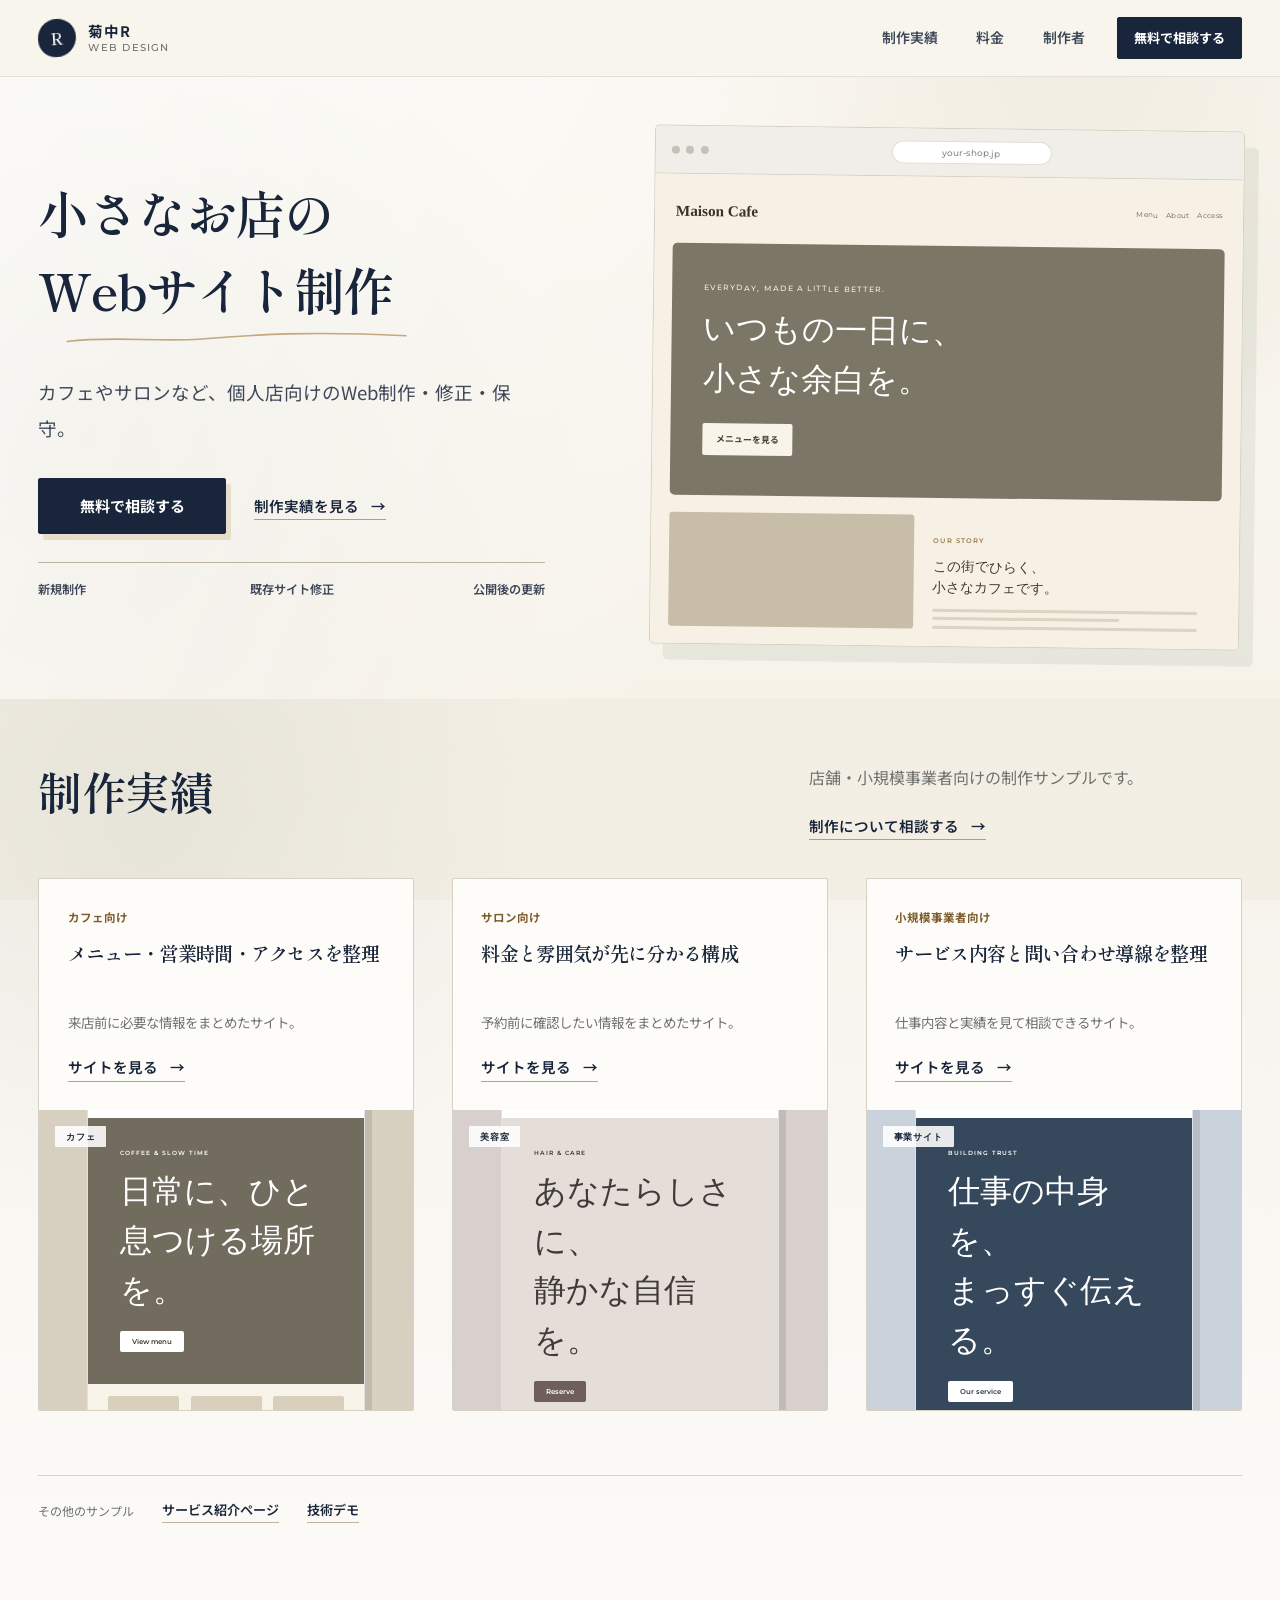
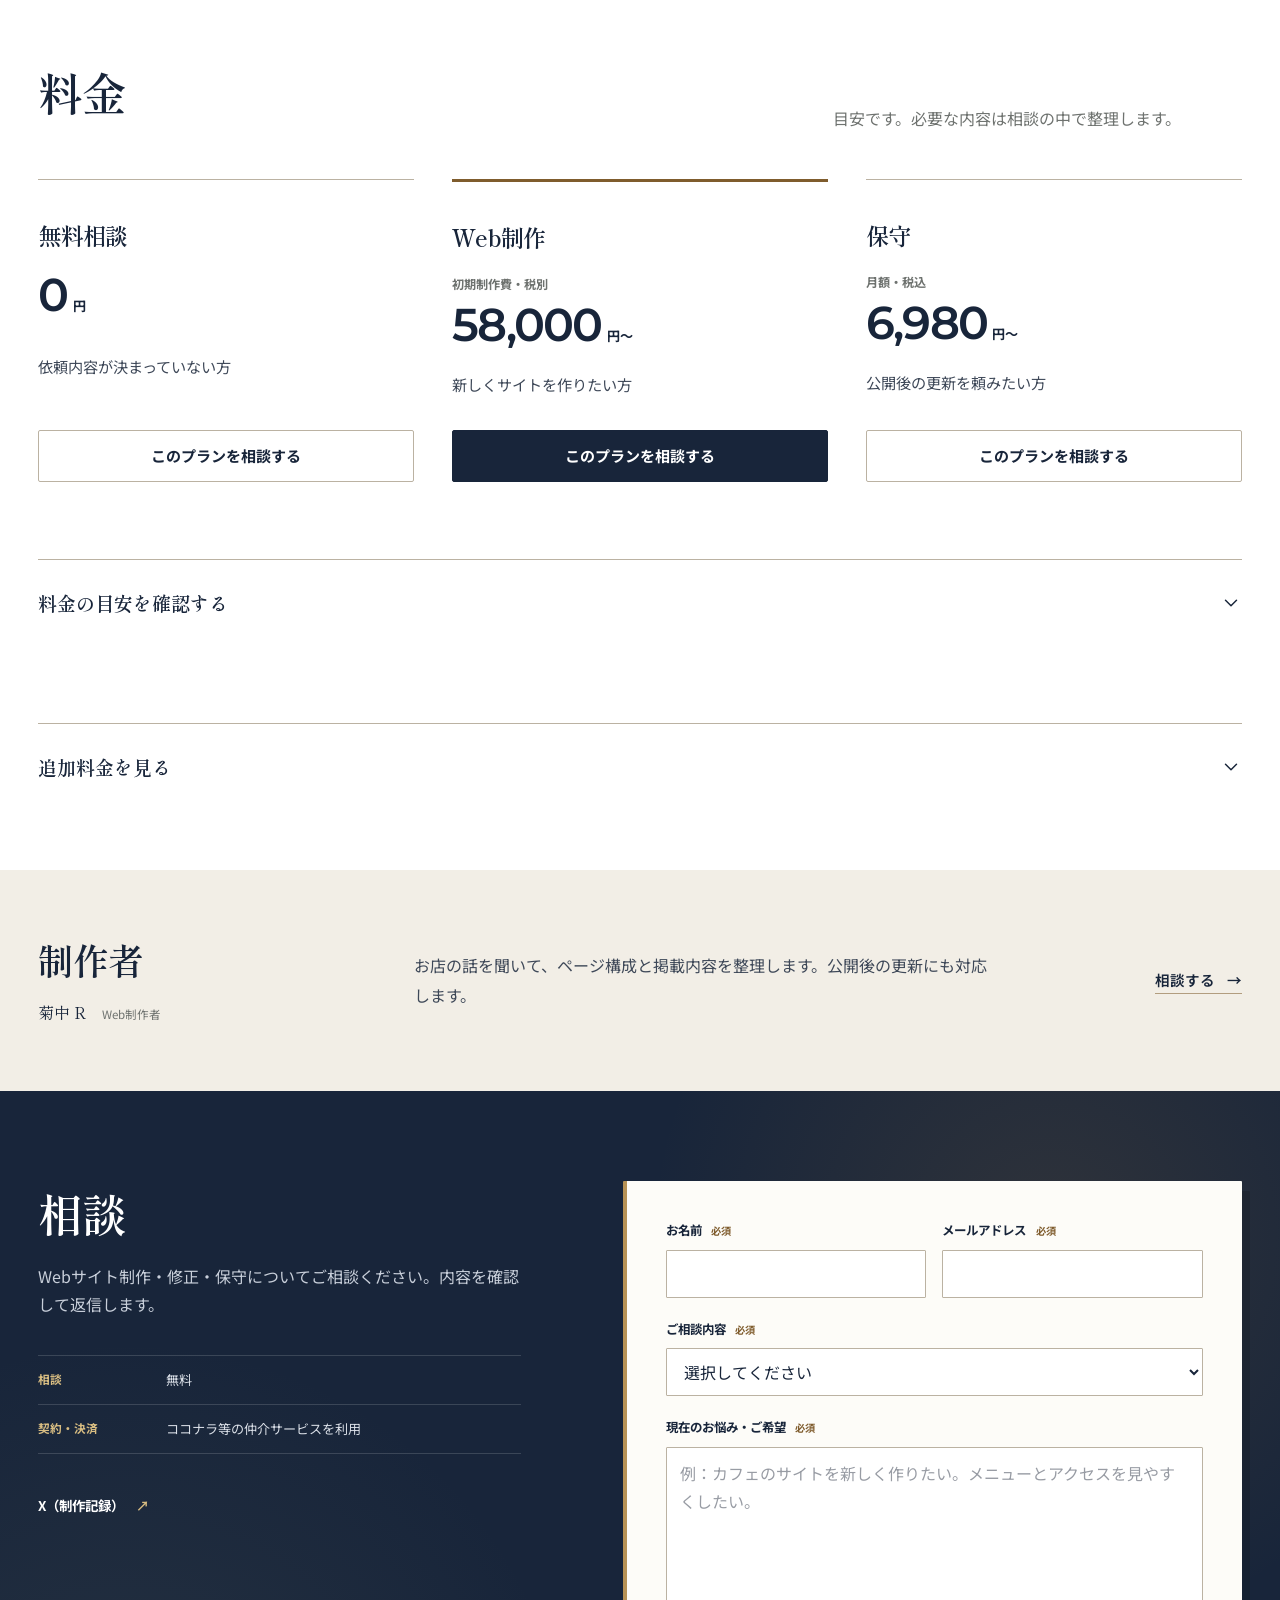
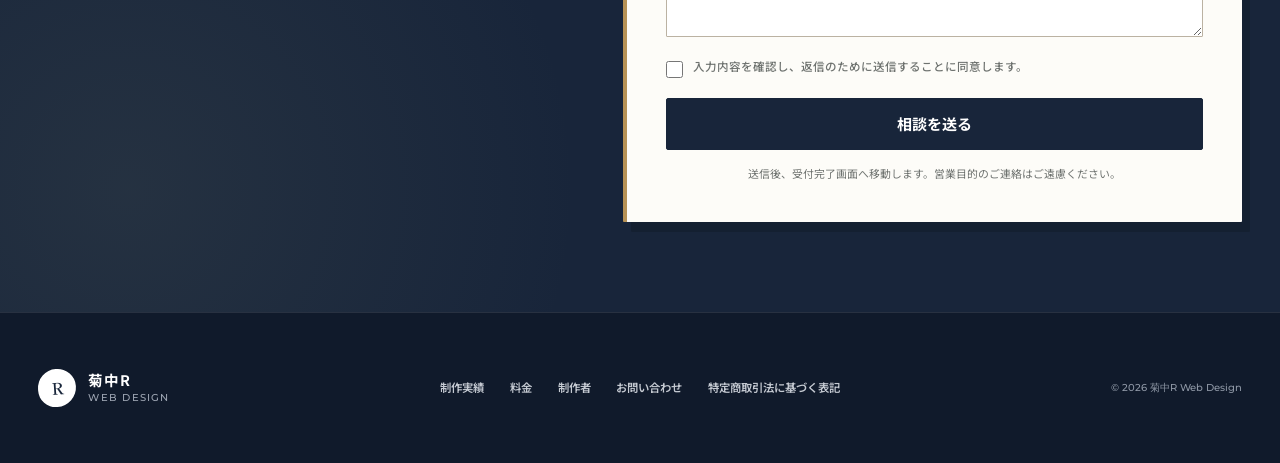
<file: index.html>
<!DOCTYPE html>
<html lang="ja">
  <head>
    <meta charset="UTF-8" />
    <meta name="viewport" content="width=device-width, initial-scale=1.0" />
    <meta
      name="description"
      content="カフェ・サロンなど、小さなお店のWebサイト制作と保守。何を載せるか決まっていない段階から、公開後の更新まで相談できます。"
    />
    <meta name="theme-color" content="#f8f5ed" />
    <title>個人店向けWebサイト制作・保守 | 菊中R Web Design</title>
    <link rel="preconnect" href="https://fonts.googleapis.com" />
    <link rel="preconnect" href="https://fonts.gstatic.com" crossorigin />
    <link
      href="https://fonts.googleapis.com/css2?family=Montserrat:wght@500;600;700&family=Noto+Sans+JP:wght@400;500;600;700&family=Shippori+Mincho:wght@500;600;700&display=swap"
      rel="stylesheet"
    />
    <link rel="stylesheet" href="./styles.css" />
    <link rel="stylesheet" href="./estimate-tool.css" />
  </head>
  <body>
    <a class="skip-link" href="#main">本文へ移動</a>

    <header class="site-header">
      <div class="site-header__inner">
        <a class="site-logo" href="#home" aria-label="菊中R Web Design ホーム">
          <span class="site-logo__mark" aria-hidden="true">R</span>
          <span class="site-logo__text">
            <strong>菊中R</strong>
            <small>Web Design</small>
          </span>
        </a>

        <nav class="site-nav" aria-label="主要ナビゲーション">
          <a href="#works">制作実績</a>
          <a href="#price">料金</a>
          <a href="#about">制作者</a>
        </nav>

        <a class="button button--small" href="#contact">無料で相談する</a>
      </div>
    </header>

    <main id="main">
      <section class="hero" id="home" aria-labelledby="hero-title">
        <div class="hero__inner">
          <div class="hero__content">
            <h1 id="hero-title">
              <span>小さなお店の</span>
              <span>Webサイト制作</span>
            </h1>
            <svg class="hero__scribble" viewBox="0 0 420 22" aria-hidden="true">
              <path d="M3 14c58-7 108 1 164-3 65-5 126-10 250-4" />
            </svg>
            <p class="hero__lead">
              カフェやサロンなど、個人店向けのWeb制作・修正・保守。
            </p>

            <div class="hero__actions">
              <a class="button" href="#contact">無料で相談する</a>
              <a class="text-link" href="#works">
                制作実績を見る
                <span aria-hidden="true">→</span>
              </a>
            </div>

            <ul class="hero-services" aria-label="対応内容">
              <li>新規制作</li>
              <li>既存サイト修正</li>
              <li>公開後の更新</li>
            </ul>
          </div>

          <div class="hero-preview" aria-label="店舗Webサイトの制作イメージ">
            <div class="browser-frame">
              <div class="browser-frame__bar" aria-hidden="true">
                <span></span><span></span><span></span>
                <div>your-shop.jp</div>
              </div>
              <div class="browser-frame__page">
                <div class="preview-header">
                  <span>Maison Cafe</span>
                  <span class="preview-nav">Menu　About　Access</span>
                </div>
                <div class="preview-hero">
                  <p>Everyday, made a little better.</p>
                  <strong>いつもの一日に、<br />小さな余白を。</strong>
                  <span>メニューを見る</span>
                </div>
                <div class="preview-content">
                  <div class="preview-content__image"></div>
                  <div class="preview-content__text">
                    <small>OUR STORY</small>
                    <strong>この街でひらく、<br />小さなカフェです。</strong>
                    <i></i><i></i><i></i>
                  </div>
                </div>
              </div>
            </div>
          </div>
        </div>
      </section>

      <section class="section section--works" id="works" aria-labelledby="works-title">
        <div class="section__inner">
          <div class="section-heading">
            <div>
              <h2 id="works-title">制作実績</h2>
            </div>
            <div class="section-heading__side">
              <p>店舗・小規模事業者向けの制作サンプルです。</p>
              <a class="text-link" href="#contact">制作について相談する <span aria-hidden="true">→</span></a>
            </div>
          </div>

          <div class="works-grid">
            <article class="work-card">
              <a class="work-card__preview work-preview work-preview--cafe" href="./cafe-template.html" aria-label="カフェ向けWebサイトの制作サンプルを見る">
                <span class="work-preview__label">カフェ</span>
                <div class="mini-browser">
                  <div class="mini-browser__bar"><i></i><i></i><i></i></div>
                  <div class="mini-page mini-page--cafe">
                    <div class="mini-page__nav"><b>Maison Cafe</b><span>Menu　About　Access</span></div>
                    <div class="mini-page__hero">
                      <small>COFFEE &amp; SLOW TIME</small>
                      <strong>日常に、ひと息つける場所を。</strong>
                      <em>View menu</em>
                    </div>
                    <div class="mini-page__columns"><i></i><i></i><i></i></div>
                  </div>
                </div>
              </a>
              <div class="work-card__body">
                <p class="work-card__category">カフェ向け</p>
                <h3>メニュー・営業時間・アクセスを整理</h3>
                <p class="work-card__memo">
                  来店前に必要な情報をまとめたサイト。
                </p>
                <a class="text-link" href="./cafe-template.html">サイトを見る <span aria-hidden="true">→</span></a>
              </div>
            </article>

            <article class="work-card">
              <a class="work-card__preview work-preview work-preview--salon" href="./salon-template.html" aria-label="サロン向けWebサイトの制作サンプルを見る">
                <span class="work-preview__label">美容室</span>
                <div class="mini-browser">
                  <div class="mini-browser__bar"><i></i><i></i><i></i></div>
                  <div class="mini-page mini-page--salon">
                    <div class="mini-page__nav"><b>Lueur</b><span>Menu　Style</span></div>
                    <div class="mini-page__hero">
                      <small>HAIR &amp; CARE</small>
                      <strong>あなたらしさに、<br />静かな自信を。</strong>
                      <em>Reserve</em>
                    </div>
                  </div>
                </div>
              </a>
              <div class="work-card__body">
                <p class="work-card__category">サロン向け</p>
                <h3>料金と雰囲気が先に分かる構成</h3>
                <p class="work-card__memo">
                  予約前に確認したい情報をまとめたサイト。
                </p>
                <a class="text-link" href="./salon-template.html">サイトを見る <span aria-hidden="true">→</span></a>
              </div>
            </article>

            <article class="work-card">
              <a class="work-card__preview work-preview work-preview--corporate" href="./corporate-template.html" aria-label="小規模事業者向けコーポレートサイトの制作サンプルを見る">
                <span class="work-preview__label">事業サイト</span>
                <div class="mini-browser">
                  <div class="mini-browser__bar"><i></i><i></i><i></i></div>
                  <div class="mini-page mini-page--corporate">
                    <div class="mini-page__nav"><b>NORTH Inc.</b><span>Service　Company</span></div>
                    <div class="mini-page__hero">
                      <small>BUILDING TRUST</small>
                      <strong>仕事の中身を、<br />まっすぐ伝える。</strong>
                      <em>Our service</em>
                    </div>
                  </div>
                </div>
              </a>
              <div class="work-card__body">
                <p class="work-card__category">小規模事業者向け</p>
                <h3>サービス内容と問い合わせ導線を整理</h3>
                <p class="work-card__memo">
                  仕事内容と実績を見て相談できるサイト。
                </p>
                <a class="text-link" href="./corporate-template.html">サイトを見る <span aria-hidden="true">→</span></a>
              </div>
            </article>

          </div>

          <div class="works-links">
            <span>その他のサンプル</span>
            <a href="./lp-template.html">サービス紹介ページ</a>
            <a href="./pythagora.html">技術デモ</a>
          </div>
        </div>
      </section>

      <section class="section" id="price" aria-labelledby="price-title">
        <div class="section__inner">
          <div class="section-heading section-heading--split">
            <div>
              <h2 id="price-title">料金</h2>
            </div>
            <p>目安です。必要な内容は相談の中で整理します。</p>
          </div>

          <div class="price-grid price-grid--simple">
            <article class="price-card price-card--consult">
              <h3>無料相談</h3>
              <p class="price-card__price"><strong>0</strong><span>円</span></p>
              <p class="price-card__description">
                依頼内容が決まっていない方
              </p>
              <a class="button button--outline button--full" href="#contact" data-inquiry="無料相談">このプランを相談する</a>
            </article>

            <article class="price-card price-card--featured">
              <h3>Web制作</h3>
              <p class="price-card__price">
                <small>初期制作費・税別</small>
                <strong>58,000</strong><span>円〜</span>
              </p>
              <p class="price-card__description">
                新しくサイトを作りたい方
              </p>
              <a class="button button--full" href="#contact" data-inquiry="Web制作">このプランを相談する</a>
            </article>

            <article class="price-card">
              <h3>保守</h3>
              <p class="price-card__price">
                <small>月額・税込</small>
                <strong>6,980</strong><span>円〜</span>
              </p>
              <p class="price-card__description">
                公開後の更新を頼みたい方
              </p>
              <a class="button button--outline button--full" href="#contact" data-inquiry="保守">このプランを相談する</a>
            </article>
          </div>

          <details class="rough-estimate-disclosure" id="estimate">
            <summary>
              <span>料金の目安を確認する</span>
              <svg viewBox="0 0 24 24" aria-hidden="true"><path d="m6 9 6 6 6-6" /></svg>
            </summary>
            <section class="quick-estimate" aria-labelledby="estimate-title">
              <div class="quick-estimate__heading">
                <div>
                  <h3 id="estimate-title">料金の目安</h3>
                </div>
                <p>相談内容を選ぶと概算を表示します。</p>
              </div>

              <div class="estimate-tool" data-estimate-tool>
              <div class="estimate-builder">
                <section class="estimate-step" aria-labelledby="estimate-purpose-title">
                  <div class="estimate-step__heading">
                    <span>01</span>
                    <div>
                      <h4 id="estimate-purpose-title">相談内容</h4>
                    </div>
                  </div>
                  <div class="estimate-options estimate-options--purpose" data-estimate-options="purposes"></div>
                </section>

                <div class="estimate-followups" data-estimate-followups>
                  <section class="estimate-step" data-estimate-step="pages" aria-labelledby="estimate-pages-title">
                    <div class="estimate-step__heading">
                      <span>02</span>
                      <div><h4 id="estimate-pages-title">ページ数の目安</h4></div>
                    </div>
                    <div class="estimate-options" data-estimate-options="pageRanges"></div>
                  </section>

                  <section class="estimate-step" data-estimate-step="features" aria-labelledby="estimate-features-title">
                    <div class="estimate-step__heading">
                      <span>03</span>
                      <div><h4 id="estimate-features-title">必要そうな機能</h4></div>
                    </div>
                    <div class="estimate-options" data-estimate-options="featureBundles"></div>
                  </section>

                  <section class="estimate-step" data-estimate-step="maintenance" aria-labelledby="estimate-maintenance-title">
                    <div class="estimate-step__heading">
                      <span>04</span>
                      <div><h4 id="estimate-maintenance-title">公開後の保守</h4></div>
                    </div>
                    <div class="estimate-options" data-estimate-options="maintenanceChoices"></div>
                  </section>
                </div>
              </div>

              <aside class="estimate-summary" aria-live="polite">
                <p class="estimate-summary__label">相談前の目安</p>
                <div class="estimate-summary__item">
                  <span>初期費用の目安</span>
                  <strong data-result-initial>選択後に表示</strong>
                </div>
                <div class="estimate-summary__item">
                  <span>月額保守の目安</span>
                  <strong data-result-monthly>—</strong>
                </div>
                <div class="estimate-summary__recommendation">
                  <span>相談内容</span>
                  <strong data-result-recommendation>相談内容を選んでください</strong>
                  <p data-result-message>相談内容を選んでください。</p>
                </div>
                <a class="button button--full" href="#contact" data-estimate-consult>この条件で無料相談する</a>
              </aside>
              </div>
            </section>
          </details>

          <details class="option-details" id="price-details">
            <summary>
              <span>追加料金を見る</span>
              <svg viewBox="0 0 24 24" aria-hidden="true"><path d="m6 9 6 6 6-6" /></svg>
            </summary>
            <div class="option-details__intro">
              <p>下記は目安です。正式な料金は内容を確認して案内します。</p>
            </div>
            <div class="option-groups">
              <details>
                <summary>ページ・素材</summary>
                <dl>
                  <div><dt>6ページ目以降</dt><dd>+10,000円 / 1ページ</dd></div>
                  <div><dt>写真選定・文章整理</dt><dd>+20,000円</dd></div>
                  <div><dt>文章作成</dt><dd>+30,000円〜</dd></div>
                </dl>
              </details>
              <details>
                <summary>フォーム・予約・販売</summary>
                <dl>
                  <div><dt>お問い合わせフォーム</dt><dd>+20,000円</dd></div>
                  <div><dt>予約システム</dt><dd>+30,000円〜</dd></div>
                  <div><dt>EC機能</dt><dd>+50,000円〜</dd></div>
                </dl>
              </details>
              <details>
                <summary>そのほか</summary>
                <dl>
                  <div><dt>Googleマップ・SNS埋め込み</dt><dd>各 +5,000円</dd></div>
                  <div><dt>画像の簡易加工</dt><dd>+10,000円〜</dd></div>
                  <div><dt>既存サイトの修正</dt><dd>内容により個別見積もり</dd></div>
                </dl>
              </details>
            </div>
            <p class="pricing-tax-note">※ 追加料金は税別です。月額保守は税込です。</p>
          </details>
        </div>
      </section>

      <section class="profile-band" id="about" aria-labelledby="about-title">
        <div class="profile-band__inner">
          <div>
            <h2 id="about-title">制作者</h2>
            <p class="about-signature">菊中 R <span>Web制作者</span></p>
          </div>
          <p>お店の話を聞いて、ページ構成と掲載内容を整理します。公開後の更新にも対応します。</p>
          <a class="text-link" href="#contact">相談する <span aria-hidden="true">→</span></a>
        </div>
      </section>

      <section class="contact" id="contact" aria-labelledby="contact-title">
        <div class="contact__inner">
          <div class="contact__content">
            <h2 id="contact-title">相談</h2>
            <p>Webサイト制作・修正・保守についてご相談ください。内容を確認して返信します。</p>

            <dl class="contact__notes">
              <div>
                <dt>相談</dt>
                <dd>無料</dd>
              </div>
              <div>
                <dt>契約・決済</dt>
                <dd>ココナラ等の仲介サービスを利用</dd>
              </div>
            </dl>

            <a class="social-link" href="https://x.com/rkiuuxy" target="_blank" rel="noopener noreferrer">
              X（制作記録）
              <span aria-hidden="true">↗</span>
            </a>
          </div>

          <form
            class="contact-form"
            action="https://formspree.io/f/mbdbwwne"
            method="POST"
          >
            <input type="hidden" name="_subject" value="ポートフォリオサイトからのご相談" />
            <input
              class="form-honeypot"
              type="text"
              name="_gotcha"
              tabindex="-1"
              autocomplete="off"
              aria-hidden="true"
            />

            <div class="form-row">
              <label>
                <span>お名前 <em>必須</em></span>
                <input type="text" name="name" autocomplete="name" required />
              </label>
              <label>
                <span>メールアドレス <em>必須</em></span>
                <input type="email" name="email" autocomplete="email" required />
              </label>
            </div>

            <label>
              <span>ご相談内容 <em>必須</em></span>
              <select name="inquiry" data-inquiry-select required>
                <option value="">選択してください</option>
                <option value="無料相談">無料相談</option>
                <option value="Web制作">Web制作</option>
                <option value="既存サイトの修正">既存サイトの修正</option>
                <option value="保守">保守</option>
                <option value="その他">その他</option>
              </select>
            </label>

            <label>
              <span>現在のお悩み・ご希望 <em>必須</em></span>
              <textarea
                name="message"
                data-inquiry-message
                rows="6"
                placeholder="例：カフェのサイトを新しく作りたい。メニューとアクセスを見やすくしたい。"
                required
              ></textarea>
            </label>

            <label class="privacy-check">
              <input type="checkbox" required />
              <span>入力内容を確認し、返信のために送信することに同意します。</span>
            </label>

            <button class="button button--full" type="submit">相談を送る</button>
            <p class="contact-form__note">
              送信後、受付完了画面へ移動します。営業目的のご連絡はご遠慮ください。
            </p>
          </form>
        </div>
      </section>
    </main>

    <footer class="site-footer">
      <div class="site-footer__inner">
        <a class="site-logo site-logo--footer" href="#home" aria-label="ページ上部へ戻る">
          <span class="site-logo__mark" aria-hidden="true">R</span>
          <span class="site-logo__text">
            <strong>菊中R</strong>
            <small>Web Design</small>
          </span>
        </a>
        <div class="site-footer__links">
          <a href="#works">制作実績</a>
          <a href="#price">料金</a>
          <a href="#about">制作者</a>
          <a href="#contact">お問い合わせ</a>
          <a href="./tokushoho.html">特定商取引法に基づく表記</a>
        </div>
        <p>© <span data-current-year>2026</span> 菊中R Web Design</p>
      </div>
    </footer>

    <script src="./site-interactions.js" defer></script>
    <script src="./estimate-tool.js" defer></script>
  </body>
</html>
</file>
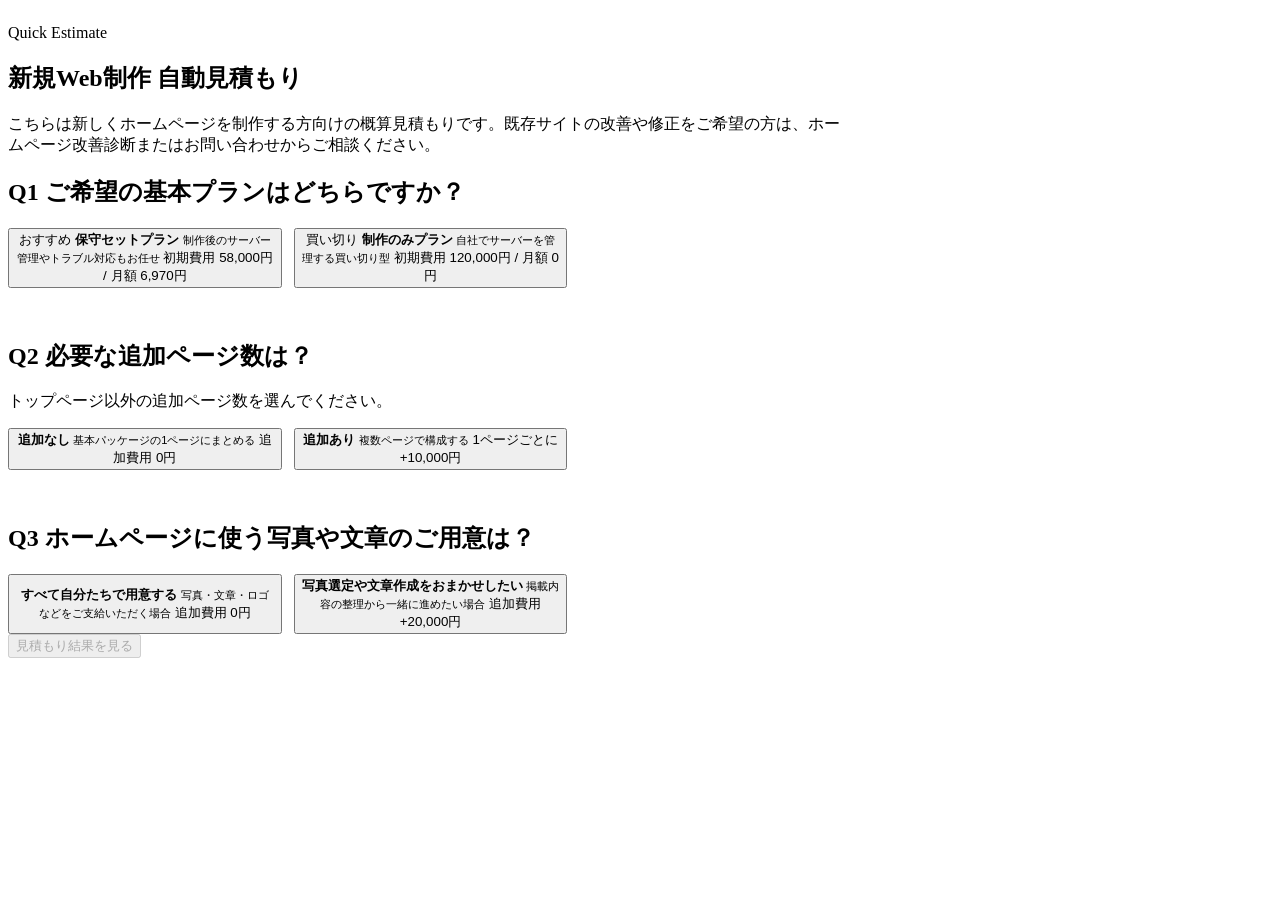
<file: estimate-tool.html>
<!DOCTYPE html>
<html lang="ja">
  <head>
    <meta charset="UTF-8" />
    <meta name="viewport" content="width=device-width, initial-scale=1.0" />
    <title>新規Web制作 自動見積もり</title>
    <link rel="stylesheet" href="./estimate-tool.css" />
  </head>
  <body class="estimate-tool-page">
    <section class="estimate-tool" data-estimate-tool>
      <div class="estimate-tool__inner">
        <p class="estimate-tool__eyebrow">Quick Estimate</p>
        <h1 class="estimate-tool__title">新規Web制作 自動見積もり</h1>
        <p class="estimate-tool__lead">
          こちらは新しくホームページを制作する方向けの概算見積もりです。既存サイトの改善や修正をご希望の方は、ホームページ改善診断またはお問い合わせからご相談ください。
        </p>

        <div class="estimate-tool__progress" aria-hidden="true">
          <span data-progress></span>
        </div>

        <div class="estimate-step is-active" data-step="1">
          <h2 class="estimate-step__title">
            <span>Q1</span>
            ご希望の基本プランはどちらですか？
          </h2>
          <div class="estimate-options" role="group" aria-label="基本プラン">
            <button class="estimate-card" type="button" data-plan="maintenance">
              <span class="estimate-card__tag">おすすめ</span>
              <strong>保守セットプラン</strong>
              <small>制作後のサーバー管理やトラブル対応もお任せ</small>
              <span>初期費用 58,000円 / 月額 6,970円</span>
            </button>
            <button class="estimate-card" type="button" data-plan="once">
              <span class="estimate-card__tag estimate-card__tag--muted">買い切り</span>
              <strong>制作のみプラン</strong>
              <small>自社でサーバーを管理する買い切り型</small>
              <span>初期費用 120,000円 / 月額 0円</span>
            </button>
          </div>
        </div>

        <div class="estimate-step" data-step="2">
          <h2 class="estimate-step__title">
            <span>Q2</span>
            必要な追加ページ数は？
          </h2>
          <p class="estimate-step__note">トップページ以外の追加ページ数を選んでください。</p>
          <div class="estimate-options" role="group" aria-label="追加ページ">
            <button class="estimate-card" type="button" data-pages="none">
              <strong>追加なし</strong>
              <small>基本パッケージの1ページにまとめる</small>
              <span>追加費用 0円</span>
            </button>
            <button class="estimate-card" type="button" data-pages="multiple">
              <strong>追加あり</strong>
              <small>複数ページで構成する</small>
              <span>1ページごとに +10,000円</span>
            </button>
          </div>

          <div class="page-counter" data-page-counter hidden>
            <p>追加ページ数</p>
            <div class="page-counter__control">
              <button type="button" data-page-dec aria-label="追加ページ数を減らす">-</button>
              <strong data-page-count>1</strong>
              <button type="button" data-page-inc aria-label="追加ページ数を増やす">+</button>
            </div>
            <button class="estimate-tool__next" type="button" data-page-next>
              このページ数で進む
            </button>
          </div>
        </div>

        <div class="estimate-step" data-step="3">
          <h2 class="estimate-step__title">
            <span>Q3</span>
            ホームページに使う写真や文章のご用意は？
          </h2>
          <div class="estimate-options" role="group" aria-label="素材の準備">
            <button class="estimate-card" type="button" data-material="self">
              <strong>すべて自分たちで用意する</strong>
              <small>写真・文章・ロゴなどをご支給いただく場合</small>
              <span>追加費用 0円</span>
            </button>
            <button class="estimate-card" type="button" data-material="support">
              <strong>写真選定や文章作成をおまかせしたい</strong>
              <small>掲載内容の整理から一緒に進めたい場合</small>
              <span>追加費用 +20,000円</span>
            </button>
          </div>
          <button class="estimate-tool__result-button" type="button" data-show-result disabled>
            見積もり結果を見る
          </button>
        </div>

        <section class="estimate-result" data-result hidden aria-live="polite">
          <h2 class="estimate-result__title">見積もり結果</h2>
          <div class="estimate-result__breakdown">
            <div class="estimate-result__row">
              <span>初期費用ベース</span>
              <strong data-result-base>0円（税別）</strong>
            </div>
            <div class="estimate-result__row">
              <span>追加ページ費</span>
              <strong data-result-pages>0円（税別）</strong>
            </div>
            <div class="estimate-result__row">
              <span>素材準備費</span>
              <strong data-result-material>0円（税別）</strong>
            </div>
            <div class="estimate-result__row">
              <span>保守費用</span>
              <strong data-result-monthly>0円（税別）</strong>
            </div>
          </div>

          <div class="estimate-result__total">
            <p>初期費用 総額</p>
            <strong data-result-total>0円（税別）</strong>
            <p class="estimate-result__maintenance" data-result-maintenance>
              保守費用 0円（税別）
            </p>
          </div>

          <div class="estimate-result__notes">
            <p>※上記は概算目安となります。1ページあたりのボリューム（目安：A4用紙1.5〜2枚分）やご要望の機能により変動する場合がございます。</p>
            <p>※お問い合わせフォームの設置をご希望の場合は、別途+20,000円（税別）となります。</p>
          </div>

          <a class="estimate-result__cta" href="./index.html#contact">この条件で無料相談する</a>
        </section>
      </div>
    </section>

    <script src="./estimate-tool.js" defer></script>
  </body>
</html>
</file>
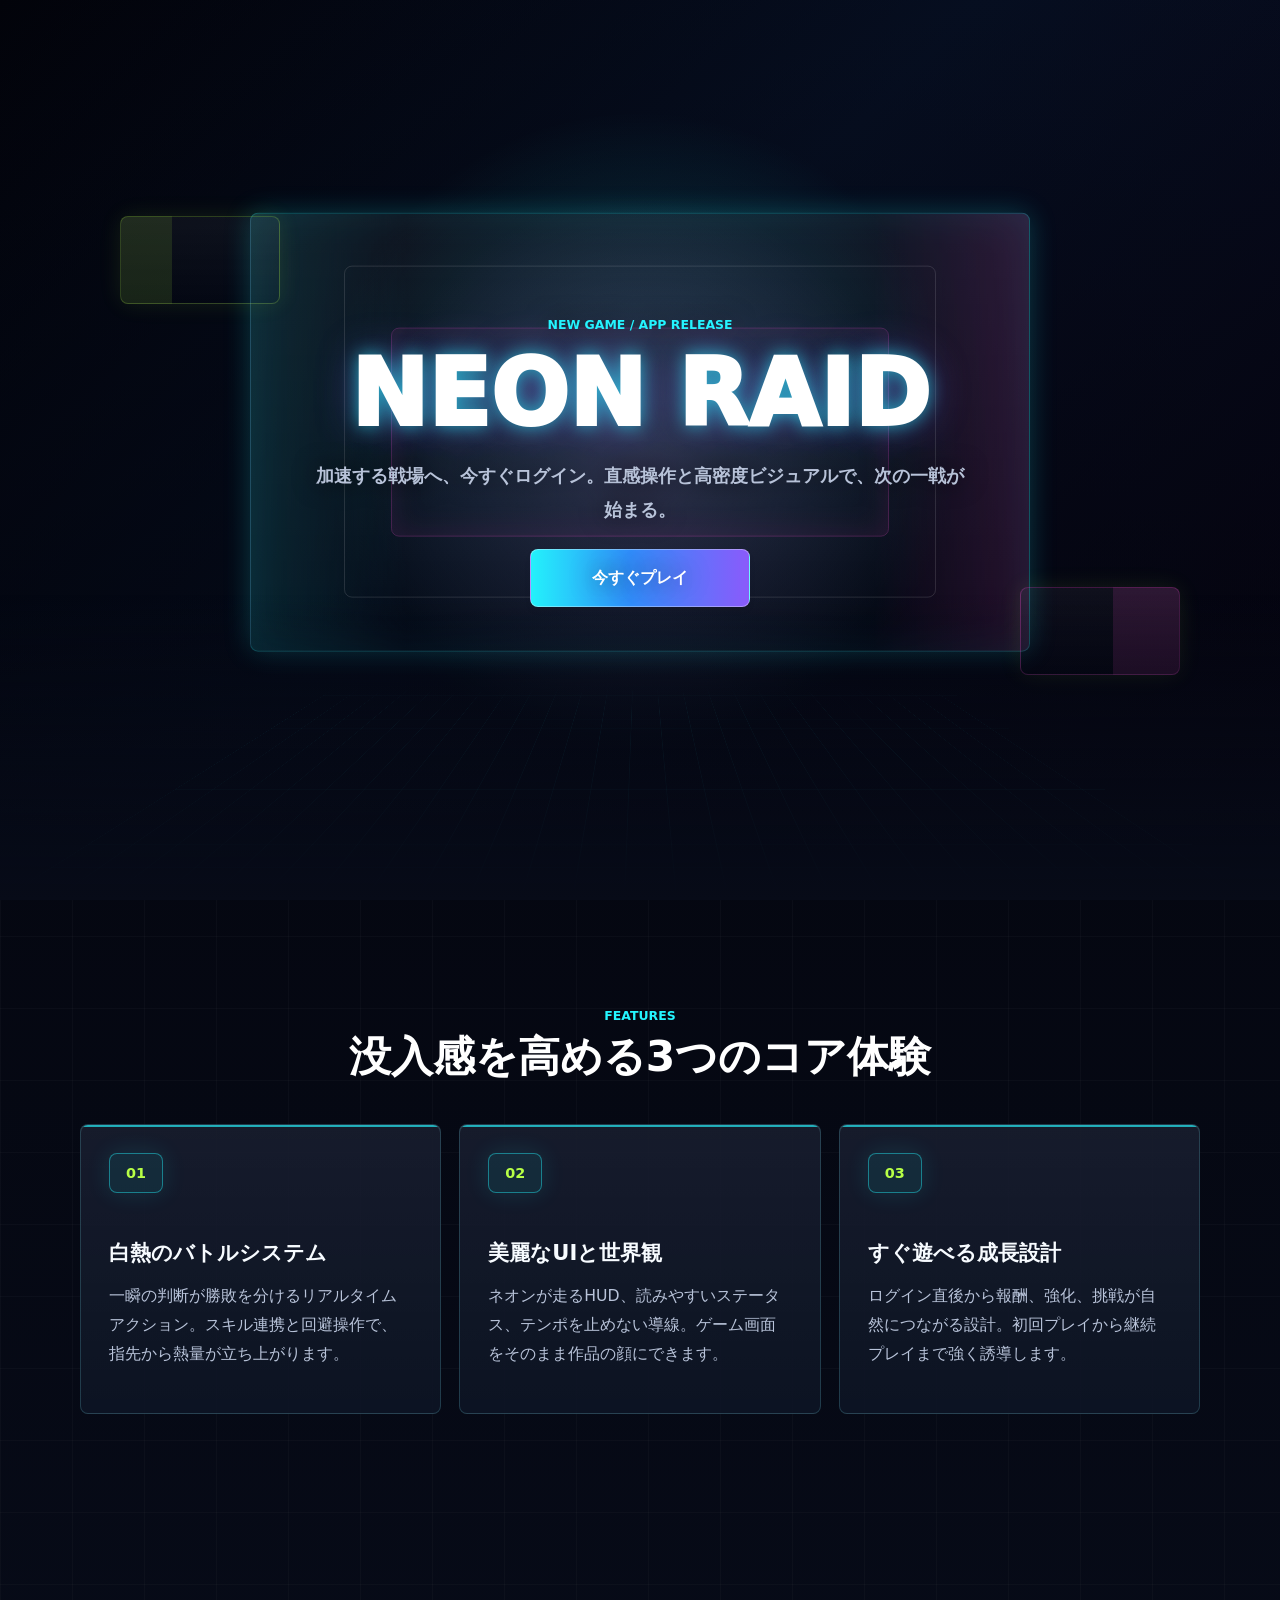
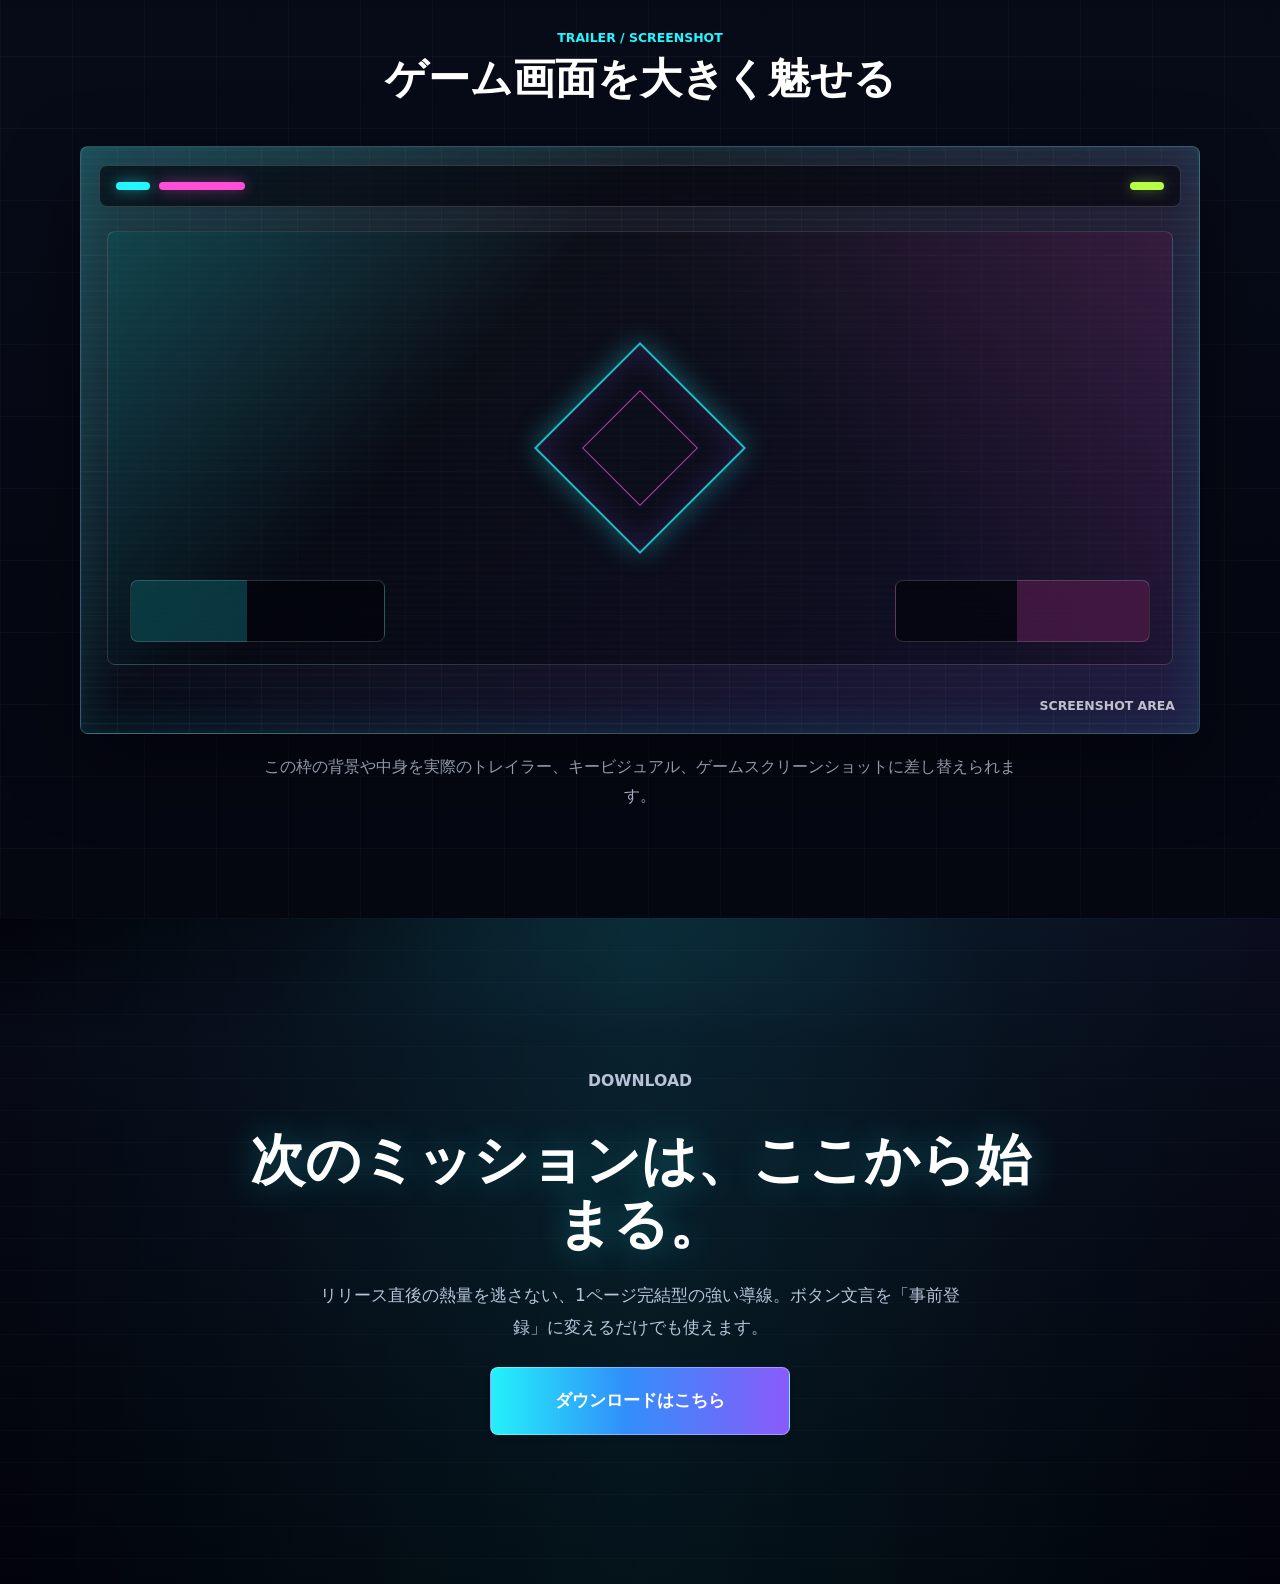
<file: lp-template.html>
<!DOCTYPE html>
<html lang="ja">
<head>
  <meta charset="UTF-8">
  <meta name="viewport" content="width=device-width, initial-scale=1.0">
  <meta name="description" content="新作ゲーム・アプリ向けランディングページテンプレート">
  <title>NEON RAID | Game App Landing Page</title>
  <link rel="stylesheet" href="lp-styles.css">
  <link rel="stylesheet" href="my-signature.css">
</head>
<body>
  <main class="lp-shell">
    <section class="hero" aria-label="ファーストビュー">
      <div class="hero-visual" aria-hidden="true">
        <div class="hero-grid"></div>
        <div class="hero-core"></div>
        <div class="hero-hud hero-hud-a"></div>
        <div class="hero-hud hero-hud-b"></div>
      </div>

      <div class="hero-content">
        <p class="launch-label">NEW GAME / APP RELEASE</p>
        <h1>NEON RAID</h1>
        <p class="hero-copy">加速する戦場へ、今すぐログイン。直感操作と高密度ビジュアルで、次の一戦が始まる。</p>
        <a class="btn-primary btn-tactile" href="#download" aria-label="NEON RAIDを今すぐプレイする">今すぐプレイ</a>
      </div>
    </section>

    <section class="features section-block" aria-labelledby="features-title">
      <div class="section-heading">
        <p class="section-kicker">FEATURES</p>
        <h2 id="features-title">没入感を高める3つのコア体験</h2>
      </div>

      <div class="feature-grid">
        <article class="feature-card">
          <span class="feature-icon" aria-hidden="true">01</span>
          <h3>白熱のバトルシステム</h3>
          <p>一瞬の判断が勝敗を分けるリアルタイムアクション。スキル連携と回避操作で、指先から熱量が立ち上がります。</p>
        </article>

        <article class="feature-card">
          <span class="feature-icon" aria-hidden="true">02</span>
          <h3>美麗なUIと世界観</h3>
          <p>ネオンが走るHUD、読みやすいステータス、テンポを止めない導線。ゲーム画面をそのまま作品の顔にできます。</p>
        </article>

        <article class="feature-card">
          <span class="feature-icon" aria-hidden="true">03</span>
          <h3>すぐ遊べる成長設計</h3>
          <p>ログイン直後から報酬、強化、挑戦が自然につながる設計。初回プレイから継続プレイまで強く誘導します。</p>
        </article>
      </div>
    </section>

    <section class="media section-block" aria-labelledby="media-title">
      <div class="section-heading">
        <p class="section-kicker">TRAILER / SCREENSHOT</p>
        <h2 id="media-title">ゲーム画面を大きく魅せる</h2>
      </div>

      <figure class="gameplay-frame">
        <div class="screen-visual" role="img" aria-label="横長ゲームスクリーンショットの差し替え用プレースホルダー">
          <div class="screen-topbar">
            <span></span>
            <span></span>
            <span></span>
          </div>
          <div class="screen-stage">
            <div class="screen-target"></div>
            <div class="screen-panel screen-panel-left"></div>
            <div class="screen-panel screen-panel-right"></div>
          </div>
          <div class="screen-caption">SCREENSHOT AREA</div>
        </div>
        <figcaption>この枠の背景や中身を実際のトレイラー、キービジュアル、ゲームスクリーンショットに差し替えられます。</figcaption>
      </figure>
    </section>

    <section class="final-cta" id="download" aria-labelledby="cta-title">
      <div class="cta-content">
        <p class="section-kicker">DOWNLOAD</p>
        <h2 id="cta-title">次のミッションは、ここから始まる。</h2>
        <p>リリース直後の熱量を逃さない、1ページ完結型の強い導線。ボタン文言を「事前登録」に変えるだけでも使えます。</p>
        <a class="btn-primary btn-large btn-tactile" href="#" aria-label="NEON RAIDをダウンロードする">ダウンロードはこちら</a>
      </div>
    </section>
  </main>
</body>
</html>
</file>
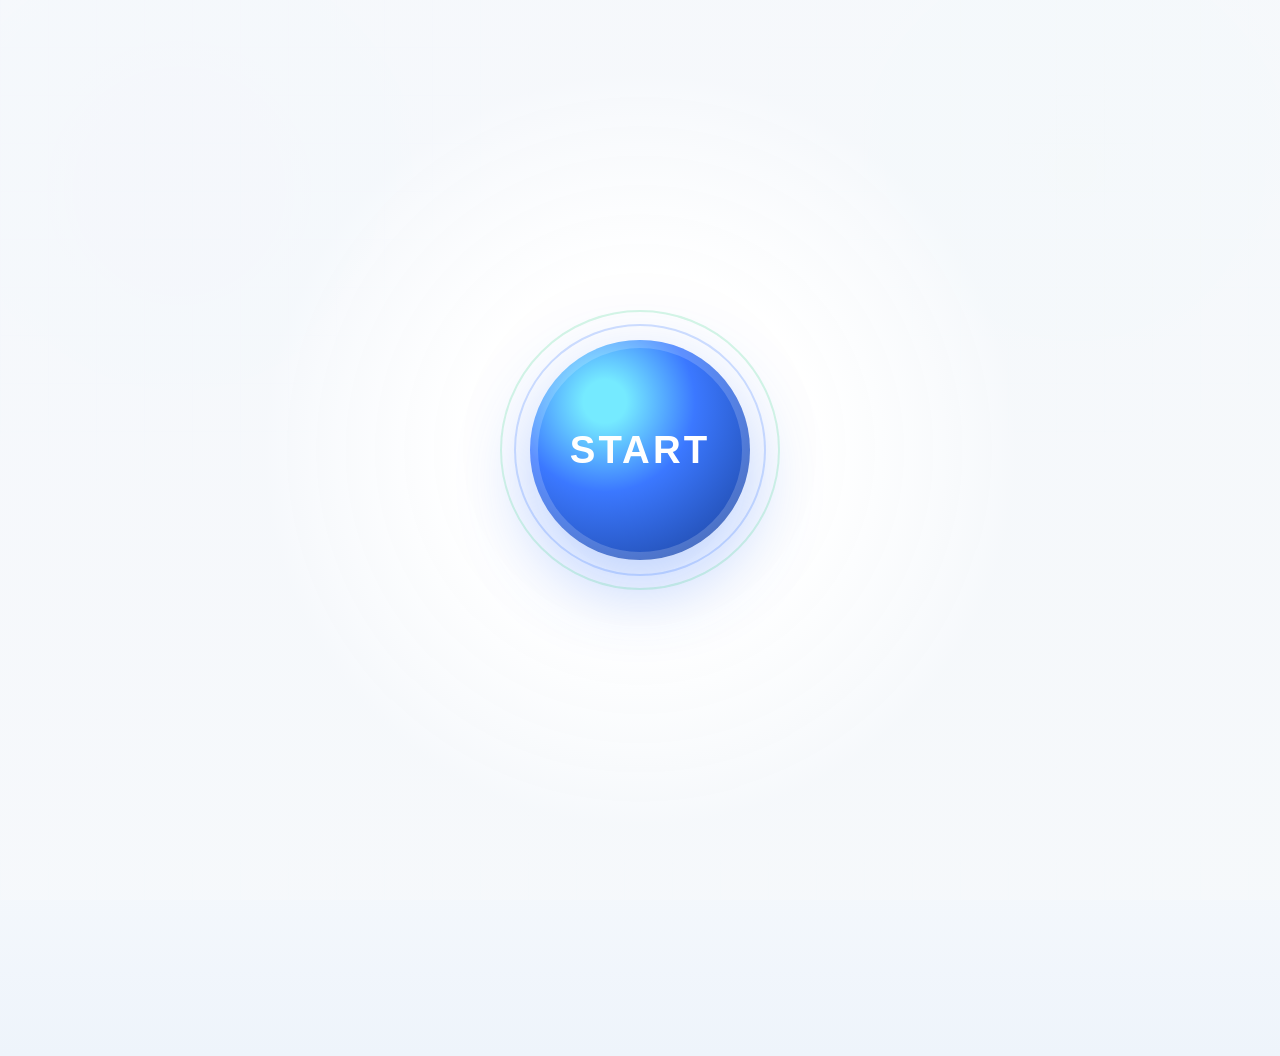
<file: pythagora.html>
<!DOCTYPE html>
<html lang="ja">
<head>
  <meta charset="UTF-8">
  <meta name="viewport" content="width=device-width, initial-scale=1.0">
  <title>Pythagora Portfolio</title>
  <link rel="stylesheet" href="pythagora.css">
</head>
<body>
  <div class="start-screen">
    <button class="start-button" type="button" aria-label="ページ構築アニメーションを開始する">
      <span>START</span>
    </button>
  </div>

  <div class="machine" aria-hidden="true">
    <div class="rail rail-1"></div>
    <div class="rail rail-2"></div>
    <div class="rail rail-3"></div>
    <div class="rail rail-4"></div>
    <div class="rail rail-5"></div>

    <i class="domino domino-1"></i>
    <i class="domino domino-2"></i>
    <i class="domino domino-3"></i>
    <i class="domino domino-4"></i>
    <i class="domino domino-5"></i>
    <i class="domino domino-6"></i>

    <i class="impact impact-header"></i>
    <i class="impact impact-image"></i>
    <i class="impact impact-text"></i>
    <i class="impact impact-cards"></i>
    <i class="impact impact-finish"></i>

    <div class="ball"></div>
  </div>

  <header class="site-header">
    <a class="brand" href="#top" aria-label="Pythagora Portfolio home">
      <span class="brand-mark">P</span>
      <span>Pythagora Portfolio</span>
    </a>
    <nav class="site-nav" aria-label="Primary navigation">
      <a href="#about">About</a>
      <a href="#works">Works</a>
      <a href="#contact">Contact</a>
    </nav>
  </header>

  <main id="top" class="page">
    <section id="about" class="hero">
      <div class="hero-copy">
        <p class="kicker">Rube Goldberg Motion Design</p>
        <h1 class="stagger-title" aria-label="Motion Craft Portfolio">
          <span style="--d:0s">M</span>
          <span style="--d:0.045s">o</span>
          <span style="--d:0.09s">t</span>
          <span style="--d:0.135s">i</span>
          <span style="--d:0.18s">o</span>
          <span style="--d:0.225s">n</span>
          <span class="gap" aria-hidden="true"></span>
          <span style="--d:0.27s">C</span>
          <span style="--d:0.315s">r</span>
          <span style="--d:0.36s">a</span>
          <span style="--d:0.405s">f</span>
          <span style="--d:0.45s">t</span>
          <span class="gap" aria-hidden="true"></span>
          <span style="--d:0.495s">P</span>
          <span style="--d:0.54s">o</span>
          <span style="--d:0.585s">r</span>
          <span style="--d:0.63s">t</span>
          <span style="--d:0.675s">f</span>
          <span style="--d:0.72s">o</span>
          <span style="--d:0.765s">l</span>
          <span style="--d:0.81s">i</span>
          <span style="--d:0.855s">o</span>
        </h1>
        <p class="lead">
          小さなボールがページを走り、衝突のたびに情報が組み上がる。
          最後には落ち着いて読める、普通に操作できるポートフォリオが完成します。
        </p>
        <div class="meta-list">
          <span>CSS Timeline</span>
          <span>Precise Delays</span>
          <span>Calm Final UX</span>
        </div>
      </div>

      <figure class="visual-card">
        <div class="portrait-art" role="img" aria-label="抽象的なポートフォリオ画像"></div>
        <figcaption>
          <strong>Designer / Frontend Experimenter</strong>
          <span>Building quiet pages through theatrical CSS.</span>
        </figcaption>
      </figure>
    </section>

    <section id="works" class="portfolio-grid" aria-label="Selected works">
      <article class="work-card work-1">
        <span class="work-number">01</span>
        <h2>Corporate Site</h2>
        <p>信頼感のある企業サイト設計。情報の優先順位と読みやすさを丁寧に整えます。</p>
      </article>
      <article class="work-card work-2">
        <span class="work-number">02</span>
        <h2>Portfolio UI</h2>
        <p>制作実績と人物像が自然に伝わる、軽やかな1ページ構成を設計します。</p>
      </article>
      <article id="contact" class="contact-card">
        <span class="work-number">03</span>
        <h2>Contact</h2>
        <p>アニメーション完了後は、普通のボタンとして気持ちよくクリックできます。</p>
        <a class="contact-button" href="mailto:hello@example.com">
          お問い合わせ
        </a>
      </article>
    </section>
  </main>

  <script>
    document.querySelector('.start-button').addEventListener('click', () => document.body.classList.add('is-active'));
  </script>
</body>
</html>
</file>
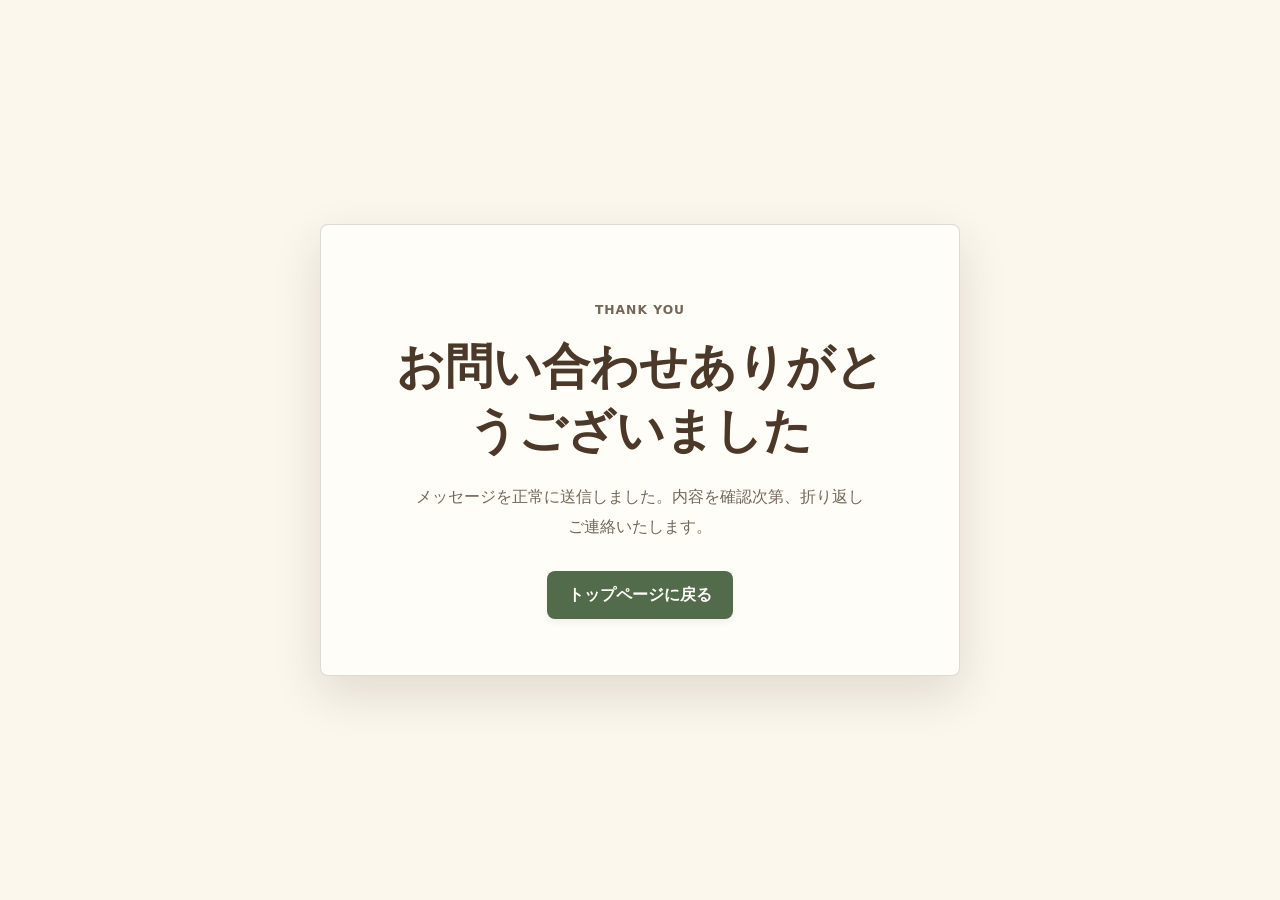
<file: thanks.html>
<!DOCTYPE html>
<html lang="ja">
<head>
  <meta charset="UTF-8">
  <meta name="viewport" content="width=device-width, initial-scale=1.0">
  <meta name="description" content="Cafe Hinataへのお問い合わせ送信完了ページ">
  <title>お問い合わせありがとうございました | Cafe Hinata</title>
  <link rel="stylesheet" href="cafe-styles.css">
  <link rel="stylesheet" href="my-signature.css">
  <style>
    .thanks-page {
      min-height: 100vh;
      min-height: 100svh;
      padding: 32px 18px;
      display: grid;
      place-items: center;
      background:
        linear-gradient(rgba(251, 247, 237, 0.9), rgba(251, 247, 237, 0.96)),
        url("https://images.unsplash.com/photo-1495474472287-4d71bcdd2085?auto=format&fit=crop&w=1800&q=85")
        center / cover no-repeat;
    }

    .thanks-card {
      width: min(100%, 640px);
      padding: clamp(32px, 7vw, 56px);
      text-align: center;
      background: var(--color-white);
      border: 1px solid var(--color-line);
      border-radius: var(--radius);
      box-shadow: var(--shadow-soft);
    }

    .thanks-card .section-kicker {
      margin-bottom: 12px;
    }

    .thanks-card h1 {
      margin: 0;
      color: var(--color-brown);
      font-family: Georgia, "Hiragino Mincho ProN", "Yu Mincho", serif;
      font-size: clamp(2rem, 7vw, 3rem);
      line-height: 1.35;
      letter-spacing: 0;
      word-break: keep-all;
      overflow-wrap: break-word;
    }

    .thanks-card p {
      margin: 18px auto 0;
      max-width: 460px;
      color: var(--color-muted);
      line-height: 1.9;
    }

    .thanks-card .button {
      margin-top: 28px;
    }
  </style>
</head>
<body>
  <main class="thanks-page">
    <section class="thanks-card" aria-labelledby="thanks-title">
      <p class="section-kicker">Thank You</p>
      <h1 id="thanks-title">お問い合わせありがとうございました</h1>
      <p>メッセージを正常に送信しました。内容を確認次第、折り返しご連絡いたします。</p>
      <a class="button button-primary btn-tactile" href="cafe-template.html">トップページに戻る</a>
    </section>
  </main>
</body>
</html>
</file>
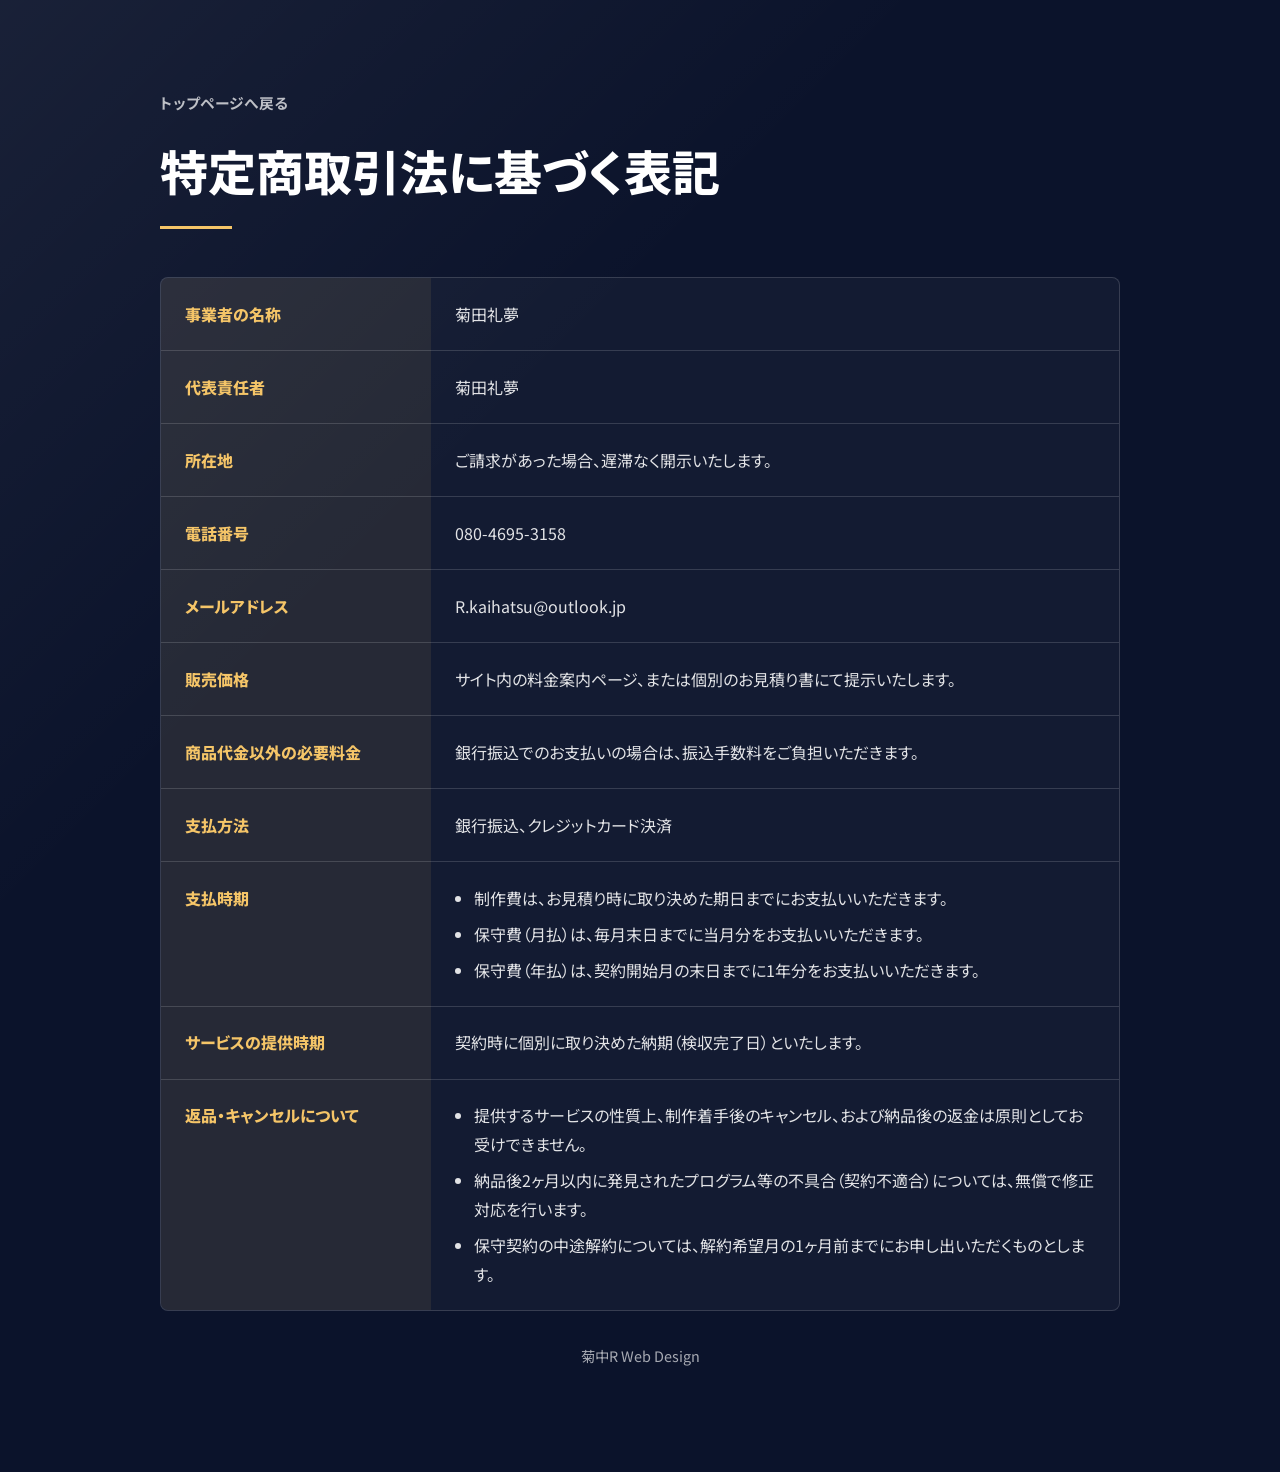
<file: tokushoho.html>
<!DOCTYPE html>
<html lang="ja">
  <head>
    <meta charset="UTF-8" />
    <meta name="viewport" content="width=device-width, initial-scale=1.0" />
    <title>特定商取引法に基づく表記 | 菊中R Web Design</title>
    <link rel="preconnect" href="https://fonts.googleapis.com" />
    <link rel="preconnect" href="https://fonts.gstatic.com" crossorigin />
    <link
      href="https://fonts.googleapis.com/css2?family=Montserrat:wght@500;600;700;800&family=Noto+Sans+JP:wght@400;500;700;800&display=swap"
      rel="stylesheet"
    />
    <style>
      :root {
        --color-navy: #0b132b;
        --color-navy-soft: #111b37;
        --color-white: #ffffff;
        --color-gold: #f5c568;
        --color-text-soft: rgba(255, 255, 255, 0.88);
        --color-line: rgba(255, 255, 255, 0.15);
        --font-sans: "Noto Sans JP", "Yu Gothic", "Hiragino Kaku Gothic ProN",
          Meiryo, system-ui, sans-serif;
        --font-display: "Montserrat", "Noto Sans JP", "Yu Gothic",
          "Hiragino Kaku Gothic ProN", Meiryo, system-ui, sans-serif;
      }

      * {
        box-sizing: border-box;
      }

      body {
        min-height: 100vh;
        margin: 0;
        color: var(--color-white);
        font-family: var(--font-sans);
        line-height: 1.8;
        letter-spacing: 0;
        background:
          linear-gradient(135deg, rgba(255, 255, 255, 0.06), transparent 34%),
          var(--color-navy);
        font-feature-settings: "palt";
        text-rendering: optimizeLegibility;
      }

      a {
        color: inherit;
      }

      .legal-page {
        min-height: 100vh;
        padding: clamp(3rem, 7vw, 5.5rem) clamp(1rem, 4vw, 2rem);
      }

      .legal-inner {
        width: min(100%, 960px);
        margin: 0 auto;
      }

      .legal-header {
        margin-bottom: clamp(2rem, 5vw, 3rem);
      }

      .legal-back {
        display: inline-flex;
        align-items: center;
        margin-bottom: 1.6rem;
        color: rgba(255, 255, 255, 0.72);
        font-size: 0.92rem;
        font-weight: 700;
        text-decoration: none;
        transition: color 0.25s ease;
      }

      .legal-back:hover,
      .legal-back:focus-visible {
        color: var(--color-gold);
      }

      .legal-title {
        margin: 0;
        color: var(--color-white);
        font-family: var(--font-display);
        font-size: clamp(1.9rem, 5vw, 3rem);
        font-weight: 800;
        line-height: 1.35;
        letter-spacing: 0;
      }

      .legal-title::after {
        content: "";
        display: block;
        width: 72px;
        height: 3px;
        margin-top: 1.2rem;
        background: var(--color-gold);
      }

      .legal-table {
        width: 100%;
        overflow: hidden;
        border: 1px solid var(--color-line);
        border-collapse: separate;
        border-spacing: 0;
        border-radius: 8px;
        background: rgba(255, 255, 255, 0.035);
      }

      .legal-table th,
      .legal-table td {
        padding: 1.35rem 1.5rem;
        border-bottom: 1px solid var(--color-line);
        vertical-align: top;
        text-align: left;
      }

      .legal-table tr:last-child th,
      .legal-table tr:last-child td {
        border-bottom: 0;
      }

      .legal-table th {
        width: 270px;
        color: var(--color-gold);
        font-weight: 800;
        background: rgba(245, 197, 104, 0.08);
      }

      .legal-table td {
        color: var(--color-text-soft);
        font-weight: 400;
      }

      .legal-table ul {
        margin: 0;
        padding-left: 1.2em;
      }

      .legal-table li + li {
        margin-top: 0.45rem;
      }

      .legal-footer {
        margin-top: 2rem;
        color: rgba(255, 255, 255, 0.64);
        font-size: 0.9rem;
        text-align: center;
      }

      @media (max-width: 720px) {
        .legal-page {
          padding-top: 2.5rem;
          padding-bottom: 2.5rem;
        }

        .legal-table,
        .legal-table tbody,
        .legal-table tr,
        .legal-table th,
        .legal-table td {
          display: block;
          width: 100%;
        }

        .legal-table tr {
          border-bottom: 1px solid var(--color-line);
        }

        .legal-table tr:last-child {
          border-bottom: 0;
        }

        .legal-table th,
        .legal-table td {
          border-bottom: 0;
          padding: 1rem 1.1rem;
        }

        .legal-table th {
          padding-bottom: 0.45rem;
        }

        .legal-table td {
          padding-top: 0.45rem;
        }
      }
    </style>
  </head>
  <body>
    <main class="legal-page">
      <div class="legal-inner">
        <header class="legal-header">
          <a class="legal-back" href="./index.html">トップページへ戻る</a>
          <h1 class="legal-title">特定商取引法に基づく表記</h1>
        </header>

        <table class="legal-table">
          <tbody>
            <tr>
              <th scope="row">事業者の名称</th>
              <td>菊田礼夢</td>
            </tr>
            <tr>
              <th scope="row">代表責任者</th>
              <td>菊田礼夢</td>
            </tr>
            <tr>
              <th scope="row">所在地</th>
              <td>ご請求があった場合、遅滞なく開示いたします。</td>
            </tr>
            <tr>
              <th scope="row">電話番号</th>
              <td>080-4695-3158</td>
            </tr>
            <tr>
              <th scope="row">メールアドレス</th>
              <td>R.kaihatsu@outlook.jp</td>
            </tr>
            <tr>
              <th scope="row">販売価格</th>
              <td>サイト内の料金案内ページ、または個別のお見積り書にて提示いたします。</td>
            </tr>
            <tr>
              <th scope="row">商品代金以外の必要料金</th>
              <td>銀行振込でのお支払いの場合は、振込手数料をご負担いただきます。</td>
            </tr>
            <tr>
              <th scope="row">支払方法</th>
              <td>銀行振込、クレジットカード決済</td>
            </tr>
            <tr>
              <th scope="row">支払時期</th>
              <td>
                <ul>
                  <li>制作費は、お見積り時に取り決めた期日までにお支払いいただきます。</li>
                  <li>保守費（月払）は、毎月末日までに当月分をお支払いいただきます。</li>
                  <li>保守費（年払）は、契約開始月の末日までに1年分をお支払いいただきます。</li>
                </ul>
              </td>
            </tr>
            <tr>
              <th scope="row">サービスの提供時期</th>
              <td>契約時に個別に取り決めた納期（検収完了日）といたします。</td>
            </tr>
            <tr>
              <th scope="row">返品・キャンセルについて</th>
              <td>
                <ul>
                  <li>提供するサービスの性質上、制作着手後のキャンセル、および納品後の返金は原則としてお受けできません。</li>
                  <li>納品後2ヶ月以内に発見されたプログラム等の不具合（契約不適合）については、無償で修正対応を行います。</li>
                  <li>保守契約の中途解約については、解約希望月の1ヶ月前までにお申し出いただくものとします。</li>
                </ul>
              </td>
            </tr>
          </tbody>
        </table>

        <p class="legal-footer">菊中R Web Design</p>
      </div>
    </main>
  </body>
</html>
</file>
<file: styles.css>
:root {
  --color-bg: #f8f5ed;
  --color-surface: #fdfcf8;
  --color-surface-soft: #f0ece1;
  --color-ink: #18253a;
  --color-text: #3e4858;
  --color-muted: #6e726f;
  --color-line: #d7d1c4;
  --color-line-strong: #bbb2a2;
  --color-accent: #a67a3b;
  --color-accent-dark: #7f5c2d;
  --color-sage: #687266;
  --color-focus: #1468c4;
  --shadow-sm: 0 7px 18px rgba(24, 37, 58, 0.045);
  --shadow-md: 0 18px 38px rgba(24, 37, 58, 0.08);
  --radius-sm: 3px;
  --radius-md: 7px;
  --radius-lg: 12px;
  --container: 1240px;
  --section-space: clamp(4.75rem, 7vw, 7rem);
  --font-jp: "Noto Sans JP", sans-serif;
  --font-display: "Shippori Mincho", serif;
  --font-en: "Montserrat", sans-serif;
}

*,
*::before,
*::after {
  box-sizing: border-box;
}

html {
  scroll-behavior: smooth;
  scroll-padding-top: 86px;
  overflow-x: clip;
}

body {
  margin: 0;
  overflow-x: clip;
  color: var(--color-text);
  background:
    radial-gradient(circle at 84% 5%, rgba(166, 122, 59, 0.09), transparent 25rem),
    radial-gradient(circle at 7% 48%, rgba(104, 114, 102, 0.07), transparent 31rem),
    linear-gradient(180deg, #faf8f2 0%, var(--color-bg) 48%, #f5f1e7 100%);
  background-attachment: fixed;
  font-family: var(--font-jp);
  font-size: 16px;
  line-height: 1.8;
  -webkit-font-smoothing: antialiased;
}

body,
button,
input,
select,
textarea {
  font-family: var(--font-jp);
}

a {
  color: inherit;
  text-decoration: none;
}

button,
input,
select,
textarea {
  font: inherit;
}

button,
a,
summary,
input,
select,
textarea {
  -webkit-tap-highlight-color: transparent;
}

img,
svg {
  display: block;
  max-width: 100%;
}

h1,
h2,
h3,
p,
dl,
dd {
  margin-top: 0;
}

h1,
h2,
h3 {
  color: var(--color-ink);
  letter-spacing: -0.035em;
}

h1 {
  max-width: 12.5em;
  margin-bottom: 1.5rem;
  font-family: var(--font-display);
  font-size: clamp(2.15rem, 4vw, 3.2rem);
  font-weight: 600;
  line-height: 1.5;
  text-wrap: balance;
}

h1 > span {
  display: block;
}

h2 {
  margin-bottom: 1rem;
  font-family: var(--font-display);
  font-size: clamp(2rem, 3.5vw, 3rem);
  font-weight: 600;
  line-height: 1.45;
  text-wrap: balance;
}

h3 {
  font-size: 1.25rem;
  font-weight: 600;
  line-height: 1.5;
}

p {
  margin-bottom: 1rem;
}

::selection {
  color: #fff;
  background: var(--color-ink);
}

:focus-visible {
  outline: 3px solid var(--color-focus);
  outline-offset: 4px;
}

.skip-link {
  position: fixed;
  z-index: 1000;
  top: 0.75rem;
  left: 0.75rem;
  padding: 0.65rem 1rem;
  color: #fff;
  background: var(--color-ink);
  border-radius: var(--radius-sm);
  transform: translateY(-150%);
}

.skip-link:focus {
  transform: translateY(0);
}

.site-header {
  position: sticky;
  z-index: 100;
  top: 0;
  border-bottom: 1px solid rgba(222, 219, 210, 0.8);
  background: rgba(248, 245, 237, 0.98);
}

.site-header__inner {
  width: min(calc(100% - clamp(2.5rem, 6vw, 6rem)), var(--container));
  min-height: 76px;
  margin: 0 auto;
  display: flex;
  align-items: center;
  justify-content: space-between;
  gap: 2rem;
}

.site-logo {
  display: inline-flex;
  align-items: center;
  gap: 0.75rem;
  flex: 0 0 auto;
}

.site-logo__mark {
  width: 38px;
  height: 38px;
  display: grid;
  place-items: center;
  color: #fff;
  background: var(--color-ink);
  border-radius: 50% 48% 52% 46%;
  font: 600 1rem/1 var(--font-display);
  transform: rotate(-4deg);
}

.site-logo__text {
  display: grid;
  color: var(--color-ink);
  line-height: 1.1;
}

.site-logo__text strong {
  font-size: 0.91rem;
  letter-spacing: 0.04em;
}

.site-logo__text small {
  margin-top: 0.28rem;
  color: var(--color-muted);
  font: 500 0.64rem/1 var(--font-en);
  letter-spacing: 0.12em;
  text-transform: uppercase;
}

.site-nav {
  display: flex;
  align-items: center;
  justify-content: center;
  gap: clamp(1.25rem, 3vw, 2.5rem);
  margin-left: auto;
}

.site-nav a,
.site-footer__links a {
  position: relative;
  color: var(--color-text);
  font-size: 0.87rem;
  font-weight: 600;
}

.site-nav a::after,
.site-footer__links a::after {
  position: absolute;
  right: 0;
  bottom: -0.35rem;
  left: 0;
  height: 1px;
  background: var(--color-accent);
  content: "";
  transform: scaleX(0);
  transform-origin: right;
  transition: transform 180ms ease;
}

.site-nav a:hover::after,
.site-nav a:focus-visible::after,
.site-footer__links a:hover::after,
.site-footer__links a:focus-visible::after {
  transform: scaleX(1);
  transform-origin: left;
}

.button {
  min-height: 52px;
  padding: 0.8rem 1.5rem;
  display: inline-flex;
  align-items: center;
  justify-content: center;
  gap: 0.5rem;
  color: #fff;
  background: var(--color-ink);
  border: 1px solid var(--color-ink);
  border-radius: 2px;
  cursor: pointer;
  font-size: 0.94rem;
  font-weight: 700;
  line-height: 1.2;
  transition:
    background-color 180ms ease,
    color 180ms ease,
    border-color 180ms ease,
    transform 180ms ease,
    box-shadow 180ms ease;
}

.button:hover {
  background: #22334f;
  box-shadow: 4px 4px 0 rgba(166, 122, 59, 0.24);
  transform: translate(-2px, -2px);
}

.button--small {
  min-height: 42px;
  padding: 0.65rem 1rem;
  font-size: 0.82rem;
}

.button--outline {
  color: var(--color-ink);
  background: transparent;
  border-color: var(--color-line-strong);
}

.button--outline:hover {
  color: #fff;
  background: var(--color-ink);
  border-color: var(--color-ink);
}

.button--full {
  width: 100%;
}

.text-link {
  display: inline-flex;
  align-items: center;
  gap: 0.75rem;
  color: var(--color-ink);
  font-size: 0.91rem;
  font-weight: 600;
  border-bottom: 1px solid rgba(127, 92, 45, 0.55);
}

.text-link span {
  transition: transform 180ms ease;
}

.text-link:hover span {
  transform: translateX(4px);
}

.hero {
  position: relative;
  overflow: hidden;
  min-height: min(680px, calc(100svh - 76px));
  display: flex;
  align-items: center;
  background:
    radial-gradient(ellipse at 78% 35%, rgba(166, 122, 59, 0.07), transparent 25rem),
    linear-gradient(112deg, rgba(255, 255, 255, 0.5), transparent 62%);
}

.hero__inner {
  position: relative;
  width: min(calc(100% - clamp(2.5rem, 6vw, 6rem)), var(--container));
  margin: 0 auto;
  padding: clamp(3.5rem, 5vw, 5.25rem) 0;
  display: grid;
  grid-template-columns: minmax(390px, 0.9fr) minmax(430px, 1.1fr);
  align-items: center;
  gap: clamp(3rem, 6vw, 5rem);
}

.hero__content {
  position: relative;
  z-index: 1;
}

.hero__lead {
  max-width: 520px;
  margin-bottom: 2rem;
  color: var(--color-text);
  font-size: clamp(1rem, 1.5vw, 1.16rem);
  line-height: 1.95;
}

.hero__scribble {
  width: min(390px, 76%);
  height: 18px;
  margin: -1.4rem 0 1.65rem 0.35rem;
  fill: none;
  stroke: var(--color-accent);
  stroke-linecap: round;
  stroke-width: 2;
  opacity: 0.62;
}

.hero__actions {
  margin-bottom: 1.6rem;
  display: flex;
  align-items: center;
  gap: 1.75rem;
}

.hero-services {
  display: none;
}

.hero-preview {
  position: relative;
  z-index: 1;
  width: min(100%, 590px);
  justify-self: end;
}

.browser-frame {
  overflow: hidden;
  background: var(--color-surface);
  border: 1px solid var(--color-line);
  border-radius: 5px;
  box-shadow: 14px 16px 0 rgba(104, 114, 102, 0.1);
  transform: rotate(0.7deg);
}

.browser-frame__bar {
  height: 48px;
  padding: 0 1rem;
  display: flex;
  align-items: center;
  gap: 0.4rem;
  background: #f0eee8;
  border-bottom: 1px solid var(--color-line);
}

.browser-frame__bar > span {
  width: 8px;
  height: 8px;
  background: #c6c1b7;
  border-radius: 50%;
}

.browser-frame__bar > div {
  min-width: 160px;
  margin: 0 auto;
  padding: 0.28rem 1rem;
  color: #88857f;
  background: #fff;
  border: 1px solid #e1ded7;
  border-radius: 999px;
  font: 500 0.55rem/1.3 var(--font-en);
  text-align: center;
}

.browser-frame__page {
  min-height: 455px;
  padding: 1.1rem;
  background: #f7f0e4;
}

.preview-header {
  padding: 0.35rem 0.2rem 1.15rem;
  display: flex;
  align-items: center;
  justify-content: space-between;
  color: #3c3128;
  font-family: Georgia, serif;
  font-size: 0.75rem;
}

.preview-header > span:first-child {
  font-size: 0.95rem;
  font-weight: 700;
}

.preview-nav {
  color: #6d635a;
  font-family: var(--font-en);
  font-size: 0.45rem;
  letter-spacing: 0.05em;
}

.preview-hero {
  min-height: 236px;
  padding: 2.5rem 2rem;
  display: flex;
  flex-direction: column;
  align-items: flex-start;
  justify-content: center;
  color: #fff;
  background: #7c7666;
  border-radius: 5px;
}

.preview-hero p {
  margin: 0 0 0.75rem;
  color: #f3eee2;
  font: 500 0.48rem/1.2 var(--font-en);
  letter-spacing: 0.14em;
  text-transform: uppercase;
}

.preview-hero strong {
  margin-bottom: 1.25rem;
  font-family: Georgia, "Noto Serif JP", serif;
  font-size: clamp(1.3rem, 2.5vw, 2rem);
  font-weight: 400;
  line-height: 1.55;
}

.preview-hero > span {
  padding: 0.48rem 0.85rem;
  color: #473e34;
  background: #f8f4ea;
  border-radius: 2px;
  font-size: 0.55rem;
  font-weight: 700;
}

.preview-content {
  padding: 1.1rem 0 0;
  display: grid;
  grid-template-columns: 0.85fr 1fr;
  gap: 1.2rem;
}

.preview-content__image {
  min-height: 110px;
  background: #c8bda8;
  border-radius: 3px;
}

.preview-content__text {
  padding-top: 0.4rem;
}

.preview-content__text small {
  color: #987a48;
  font: 600 0.42rem/1.2 var(--font-en);
  letter-spacing: 0.14em;
}

.preview-content__text strong {
  margin: 0.45rem 0 0.65rem;
  display: block;
  color: #3f372f;
  font-family: Georgia, "Noto Serif JP", serif;
  font-size: 0.85rem;
  font-weight: 400;
  line-height: 1.5;
}

.preview-content__text i {
  width: 92%;
  height: 3px;
  margin-top: 0.35rem;
  display: block;
  background: #ddd3c3;
  border-radius: 99px;
}

.preview-content__text i:nth-child(4) {
  width: 65%;
}

.section {
  padding: var(--section-space) 0;
}

.section__inner {
  width: min(calc(100% - clamp(2.5rem, 6vw, 6rem)), var(--container));
  margin: 0 auto;
}

.section-heading {
  max-width: 780px;
  margin-bottom: clamp(2.5rem, 5vw, 4.5rem);
}

.section-heading > p:last-child {
  max-width: 620px;
  margin-bottom: 0;
  color: var(--color-muted);
}

.section-heading--split {
  max-width: none;
  display: grid;
  grid-template-columns: minmax(0, 1.05fr) minmax(320px, 0.62fr);
  align-items: end;
  gap: clamp(3rem, 8vw, 7rem);
}

.section-heading--split > p {
  padding-bottom: 0.5rem;
}

.about-signature {
  margin: 0.8rem 0 0;
  color: var(--color-ink);
  font-family: var(--font-display);
  font-size: 1rem;
}

.about-signature span {
  margin-left: 0.75rem;
  color: var(--color-muted);
  font-family: var(--font-jp);
  font-size: 0.72rem;
}

.section--works {
  padding-top: clamp(4.75rem, 7vw, 6.75rem);
  padding-bottom: clamp(4.5rem, 6vw, 6rem);
  background:
    radial-gradient(circle at 12% 15%, rgba(104, 114, 102, 0.08), transparent 25rem),
    linear-gradient(180deg, rgba(240, 236, 225, 0.68), rgba(248, 245, 237, 0.42));
}

.section--works .section-heading {
  max-width: none;
  display: grid;
  grid-template-columns: minmax(0, 0.85fr) minmax(320px, 0.55fr);
  align-items: end;
  gap: clamp(3rem, 8vw, 7rem);
}

.section-heading__side p {
  margin-bottom: 1.2rem;
  color: var(--color-muted);
}

#price {
  padding-top: clamp(4.5rem, 6vw, 6rem);
  padding-bottom: clamp(4.5rem, 6vw, 6rem);
}

.works-grid {
  display: grid;
  grid-template-columns: repeat(auto-fit, minmax(min(100%, 320px), 1fr));
  gap: clamp(1.75rem, 3vw, 2.75rem);
}

.work-card {
  overflow: hidden;
  display: grid;
  grid-template-rows: auto 1fr;
  background: var(--color-surface);
  border: 1px solid var(--color-line);
  border-radius: 2px;
  box-shadow: none;
}

.work-card__preview {
  display: block;
}

.work-preview {
  position: relative;
  min-height: 360px;
  padding: clamp(1.5rem, 3vw, 2.5rem);
  overflow: hidden;
}

.work-card .work-preview {
  min-height: 320px;
}

.work-preview--cafe {
  background: #d7d0c1;
}

.work-preview--salon {
  background: #d8d0cc;
}

.work-preview--corporate {
  background: #cad3dc;
}

.work-preview__label {
  position: absolute;
  z-index: 2;
  top: 1rem;
  left: 1rem;
  padding: 0.38rem 0.65rem;
  color: var(--color-ink);
  background: rgba(255, 255, 255, 0.88);
  border-radius: 1px;
  font: 600 0.58rem/1 var(--font-en);
  letter-spacing: 0.1em;
  text-transform: uppercase;
}

.mini-browser {
  position: absolute;
  right: clamp(1.5rem, 4vw, 3rem);
  bottom: clamp(-2rem, -2vw, -1rem);
  left: clamp(1.5rem, 4vw, 3rem);
  overflow: hidden;
  background: #fff;
  border: 1px solid rgba(37, 39, 42, 0.14);
  border-radius: 3px 3px 0 0;
  box-shadow: 7px 9px 0 rgba(30, 34, 41, 0.12);
  transition: transform 240ms ease;
}

.work-preview:hover .mini-browser {
  transform: translateY(-8px);
}

.mini-browser__bar {
  height: 25px;
  padding: 0 0.65rem;
  display: flex;
  align-items: center;
  gap: 0.28rem;
  background: #eeece7;
}

.mini-browser__bar i {
  width: 5px;
  height: 5px;
  background: #bbb8b0;
  border-radius: 50%;
}

.mini-page {
  min-height: 280px;
}

.mini-page__nav {
  height: 45px;
  padding: 0 1.35rem;
  display: flex;
  align-items: center;
  justify-content: space-between;
  gap: 1rem;
  background: #fff;
  font-family: Georgia, serif;
  font-size: 0.62rem;
}

.mini-page__nav span {
  font: 500 0.37rem/1 var(--font-en);
  letter-spacing: 0.04em;
}

.mini-page__hero {
  min-height: 205px;
  padding: 2rem;
  display: flex;
  flex-direction: column;
  align-items: flex-start;
  justify-content: center;
}

.mini-page__hero small {
  margin-bottom: 0.65rem;
  font: 600 0.4rem/1 var(--font-en);
  letter-spacing: 0.15em;
}

.mini-page__hero strong {
  max-width: 350px;
  margin-bottom: 1rem;
  font-family: Georgia, "Noto Serif JP", serif;
  font-size: clamp(1.15rem, 2.5vw, 2rem);
  font-weight: 400;
  line-height: 1.55;
}

.mini-page__hero em {
  padding: 0.45rem 0.75rem;
  background: #fff;
  border-radius: 2px;
  font: normal 600 0.42rem/1 var(--font-en);
}

.mini-page--cafe .mini-page__hero {
  color: #fff;
  background: #726c5e;
}

.mini-page--cafe .mini-page__hero em {
  color: #3f392f;
}

.mini-page--salon .mini-page__hero {
  color: #403a39;
  background: #e5ddd8;
}

.mini-page--salon .mini-page__hero em {
  color: #fff;
  background: #6f5f5b;
}

.mini-page--corporate .mini-page__hero {
  color: #fff;
  background: #36485c;
}

.mini-page--corporate .mini-page__hero em {
  color: #26384c;
}

.mini-page__columns {
  height: 50px;
  padding: 0.75rem 1.25rem;
  display: grid;
  grid-template-columns: repeat(3, 1fr);
  gap: 0.7rem;
  background: #f8f3e9;
}

.mini-page__columns i {
  background: #d9cfbd;
  border-radius: 2px;
}

.work-card__body {
  padding: clamp(1.6rem, 3vw, 2.5rem);
  display: flex;
  flex-direction: column;
}

.work-card__category {
  margin-bottom: 0.7rem;
  color: var(--color-accent-dark);
  font-size: 0.72rem;
  font-weight: 700;
}

.work-card h3 {
  margin-bottom: 1.4rem;
  font-family: var(--font-display);
  font-size: clamp(1.2rem, 2vw, 1.5rem);
}

.work-card__memo {
  margin-bottom: 1.6rem;
  color: var(--color-muted);
  font-size: 0.84rem;
  line-height: 1.85;
}

.work-card__body .text-link {
  align-self: flex-start;
  margin-top: auto;
}

@media (min-width: 981px) {
  :root {
    --section-space: clamp(4rem, 5vw, 5.5rem);
  }

  .hero {
    min-height: 610px;
  }

  .hero__inner {
    padding-top: clamp(2.75rem, 4vw, 3.75rem);
    padding-bottom: clamp(2.75rem, 4vw, 3.75rem);
  }

  .hero__actions {
    margin-bottom: 1.75rem;
  }

  .hero__actions .button {
    min-width: 188px;
    min-height: 56px;
    box-shadow: 5px 6px 0 rgba(166, 122, 59, 0.18);
  }

  .hero-services {
    max-width: 520px;
    margin: 0;
    padding: 1rem 0 0;
    display: grid;
    grid-template-columns: repeat(3, minmax(0, 1fr));
    border-top: 1px solid var(--color-line-strong);
    list-style: none;
  }

  .hero-services li {
    color: var(--color-text);
    font-size: clamp(0.76rem, 0.8vw, 0.86rem);
    font-weight: 600;
    text-align: center;
  }

  .hero-services li:first-child {
    text-align: left;
  }

  .hero-services li:last-child {
    text-align: right;
  }

  .section--works {
    padding-top: clamp(3.75rem, 4.5vw, 4.75rem);
  }

  .section-heading {
    margin-bottom: clamp(2.25rem, 3vw, 3.25rem);
  }

  .work-card {
    grid-template-areas:
      "body"
      "preview";
    grid-template-rows: minmax(230px, auto) 300px;
  }

  .work-card__body {
    grid-area: body;
    min-height: 230px;
    padding: clamp(1.6rem, 2.2vw, 2rem);
  }

  .work-card__preview {
    grid-area: preview;
  }

  .work-card .work-preview {
    min-height: 300px;
  }

  .work-card h3 {
    min-height: 3em;
    margin-bottom: 0.85rem;
    font-size: clamp(1.15rem, 1.5vw, 1.4rem);
  }

  .work-card__memo {
    margin-bottom: 1.2rem;
  }

  #price {
    padding-top: clamp(3.75rem, 4.5vw, 4.75rem);
    padding-bottom: clamp(3.75rem, 4.5vw, 4.75rem);
  }
}

.work-card__memo strong {
  color: var(--color-text);
  font-weight: 700;
}

.works-links {
  margin-top: clamp(2.5rem, 5vw, 4rem);
  padding-top: 1.4rem;
  display: flex;
  align-items: center;
  flex-wrap: wrap;
  gap: 0.75rem 1.75rem;
  border-top: 1px solid var(--color-line);
}

.works-links span {
  color: var(--color-muted);
  font-size: 0.75rem;
}

.works-links a {
  color: var(--color-ink);
  border-bottom: 1px solid rgba(127, 92, 45, 0.45);
  font-size: 0.82rem;
  font-weight: 600;
}

.price-grid {
  display: grid;
  grid-template-columns: 1.12fr 0.94fr 0.94fr;
  align-items: stretch;
  gap: 1.25rem;
}

.price-grid--simple {
  grid-template-columns: repeat(auto-fit, minmax(min(100%, 290px), 1fr));
  gap: clamp(1.5rem, 3vw, 2.5rem);
}

.price-card {
  position: relative;
  padding: clamp(1.75rem, 3vw, 2.5rem) 0 0;
  display: flex;
  flex-direction: column;
  background: transparent;
  border: 0;
  border-top: 1px solid var(--color-line-strong);
  border-radius: 0;
  box-shadow: none;
}

.price-card--featured {
  border-top: 3px solid var(--color-accent-dark);
  box-shadow: none;
  transform: none;
}

.price-card--consult {
  background: transparent;
}

.price-card h3 {
  margin-bottom: 1.2rem;
  font-family: var(--font-display);
  font-size: 1.45rem;
}

.price-card__price {
  min-height: 58px;
  margin-bottom: 1.4rem;
  display: flex;
  align-items: baseline;
  flex-wrap: wrap;
  gap: 0.35rem;
  color: var(--color-ink);
}

.price-card__price small {
  width: 100%;
  color: var(--color-muted);
  font-size: 0.76rem;
  font-weight: 700;
}

.price-card__price strong {
  font: 600 clamp(2rem, 4vw, 2.9rem)/1 var(--font-en);
  letter-spacing: -0.04em;
}

.price-card__price span {
  font-size: 0.82rem;
  font-weight: 700;
}

.price-card__description {
  min-height: 0;
  margin-bottom: 2rem;
  color: var(--color-text);
  font-size: 0.95rem;
  line-height: 1.8;
}

.price-card .button {
  margin-top: auto;
}

.quick-estimate {
  margin: 0;
  padding: clamp(2rem, 5vw, 4rem);
  background:
    radial-gradient(circle at 88% 4%, rgba(166, 122, 59, 0.1), transparent 21rem),
    #f1ede3;
  border-top: 1px solid var(--color-line);
}

.quick-estimate__heading {
  margin-bottom: clamp(2.5rem, 5vw, 4rem);
  padding-bottom: 1.5rem;
  display: grid;
  grid-template-columns: minmax(0, 1fr) minmax(270px, 0.55fr);
  align-items: end;
  gap: 2rem;
  border-bottom: 1px solid var(--color-line);
}

.quick-estimate__heading h3 {
  margin: 0;
  color: var(--color-ink);
  font-family: var(--font-display);
  font-size: clamp(1.75rem, 3vw, 2.35rem);
}

.quick-estimate__heading > p {
  margin: 0;
  color: var(--color-muted);
  font-size: 0.86rem;
}

.rough-estimate-disclosure,
.option-details {
  margin-top: clamp(3rem, 6vw, 5rem);
  border-top: 1px solid var(--color-line-strong);
}

.rough-estimate-disclosure > summary,
.option-details > summary {
  min-height: 86px;
  padding: 1rem 0;
  display: flex;
  align-items: center;
  justify-content: space-between;
  gap: 1rem;
  color: var(--color-ink);
  cursor: pointer;
  font-family: var(--font-display);
  font-size: 1.18rem;
  font-weight: 600;
  list-style: none;
}

.rough-estimate-disclosure > summary::-webkit-details-marker,
.option-details > summary::-webkit-details-marker,
.option-groups details > summary::-webkit-details-marker {
  display: none;
}

.rough-estimate-disclosure > summary svg,
.option-details > summary svg {
  width: 22px;
  fill: none;
  stroke: currentColor;
  stroke-linecap: round;
  stroke-linejoin: round;
  stroke-width: 1.6;
  transition: transform 180ms ease;
}

.rough-estimate-disclosure[open] > summary svg,
.option-details[open] > summary svg {
  transform: rotate(180deg);
}

.option-details__intro {
  padding: 1.25rem 0;
  border-top: 1px solid var(--color-line);
}

.option-details__intro p {
  max-width: 680px;
  margin: 0;
  color: var(--color-muted);
  font-size: 0.86rem;
}

.option-groups {
  padding: 1rem 0 1.5rem;
  display: grid;
  grid-template-columns: repeat(3, minmax(0, 1fr));
  gap: 1rem;
}

.option-groups details {
  padding: 1.25rem;
  background: rgba(253, 252, 248, 0.75);
  border: 1px solid var(--color-line);
}

.option-groups details > summary {
  display: flex;
  align-items: center;
  justify-content: space-between;
  color: var(--color-ink);
  cursor: pointer;
  font-weight: 700;
  list-style: none;
}

.option-groups details > summary::after {
  color: var(--color-accent-dark);
  content: "+";
  font-size: 1rem;
}

.option-groups details[open] > summary::after {
  content: "−";
}

.option-groups dl {
  margin: 1rem 0 0;
}

.option-groups dl > div {
  padding: 0.75rem 0;
  display: grid;
  gap: 0.2rem;
  border-top: 1px solid var(--color-line);
}

.option-groups dt {
  color: var(--color-text);
  font-size: 0.78rem;
}

.option-groups dd {
  color: var(--color-ink);
  font-size: 0.82rem;
  font-weight: 700;
}
.pricing-tax-note {
  margin: 1rem 0 0;
  color: var(--color-muted);
  font-size: 0.72rem;
  line-height: 1.7;
}

.profile-band {
  padding: clamp(2.75rem, 5vw, 4.25rem) 0;
  background: rgba(232, 226, 213, 0.58);
}

.profile-band__inner {
  width: min(calc(100% - clamp(2.5rem, 6vw, 6rem)), var(--container));
  margin: 0 auto;
  display: grid;
  grid-template-columns: minmax(180px, 0.45fr) minmax(360px, 1fr) auto;
  align-items: center;
  gap: clamp(2.5rem, 6vw, 5rem);
}

.profile-band h2 {
  margin: 0;
  font-size: clamp(1.75rem, 2.8vw, 2.35rem);
}

.profile-band__inner > p {
  max-width: 580px;
  margin: 0;
  color: var(--color-text);
  line-height: 1.9;
}

.contact {
  padding: clamp(4.75rem, 7vw, 6.5rem) 0;
  color: #fff;
  background:
    radial-gradient(circle at 82% 18%, rgba(166, 122, 59, 0.16), transparent 25rem),
    radial-gradient(circle at 10% 85%, rgba(104, 114, 102, 0.16), transparent 28rem),
    var(--color-ink);
}

.contact__inner {
  width: min(calc(100% - clamp(2.5rem, 6vw, 6rem)), var(--container));
  margin: 0 auto;
  display: grid;
  grid-template-columns: minmax(0, 0.78fr) minmax(480px, 1fr);
  gap: clamp(3rem, 8vw, 7rem);
}

.contact h2,
.contact h3 {
  color: #fff;
}

.contact__content > p {
  max-width: 520px;
  color: #c8cfda;
}

.contact__notes {
  margin: 2.25rem 0;
}

.contact__notes > div {
  padding: 0.75rem 0;
  display: grid;
  grid-template-columns: 4.5rem 1fr;
  gap: 1rem;
  border-top: 1px solid rgba(255, 255, 255, 0.15);
}

.contact__notes > div:last-child {
  border-bottom: 1px solid rgba(255, 255, 255, 0.15);
}

.contact__notes dt {
  color: #d8bd82;
  font-size: 0.73rem;
  font-weight: 700;
}

.contact__notes dd {
  color: #dbe0e8;
  font-size: 0.82rem;
}

.social-link {
  display: inline-flex;
  align-items: center;
  gap: 0.75rem;
  color: #fff;
  font-size: 0.84rem;
  font-weight: 700;
}

.social-link span {
  color: #d8bd82;
}

.contact-form {
  padding: clamp(1.6rem, 3vw, 2.5rem);
  display: grid;
  gap: 1.25rem;
  color: var(--color-text);
  background: var(--color-surface);
  border-left: 4px solid #b79255;
  border-radius: 1px;
  box-shadow: 8px 10px 0 rgba(0, 0, 0, 0.15);
}

.form-row {
  display: grid;
  grid-template-columns: repeat(2, minmax(0, 1fr));
  gap: 1rem;
}

.contact-form label {
  display: grid;
  gap: 0.5rem;
}

.contact-form label > span {
  color: var(--color-ink);
  font-size: 0.78rem;
  font-weight: 700;
}

.contact-form em {
  margin-left: 0.4rem;
  color: var(--color-accent-dark);
  font-size: 0.64rem;
  font-style: normal;
}

.contact-form input,
.contact-form select,
.contact-form textarea {
  width: 100%;
  color: var(--color-ink);
  background: #fff;
  border: 1px solid var(--color-line-strong);
  border-radius: 1px;
  transition:
    border-color 180ms ease,
    box-shadow 180ms ease;
}

.contact-form input,
.contact-form select {
  min-height: 48px;
  padding: 0 0.85rem;
}

.contact-form textarea {
  min-height: 140px;
  padding: 0.8rem 0.85rem;
  line-height: 1.7;
  resize: vertical;
}

.contact-form input:focus,
.contact-form select:focus,
.contact-form textarea:focus {
  border-color: var(--color-focus);
  box-shadow: 0 0 0 3px rgba(20, 104, 196, 0.13);
  outline: 0;
}

.contact-form textarea::placeholder {
  color: #989ca4;
}

.contact-form .privacy-check {
  display: flex;
  align-items: flex-start;
  gap: 0.65rem;
}

.contact-form .privacy-check input {
  width: 17px;
  min-height: 17px;
  margin: 0.22rem 0 0;
  flex: 0 0 auto;
  accent-color: var(--color-ink);
}

.contact-form .privacy-check span {
  color: var(--color-muted);
  font-size: 0.72rem;
  font-weight: 500;
  line-height: 1.6;
}

.contact-form__note {
  margin: -0.35rem 0 0;
  color: var(--color-muted);
  font-size: 0.68rem;
  text-align: center;
}

.form-honeypot {
  position: absolute !important;
  top: 0 !important;
  left: 0 !important;
  width: 1px !important;
  height: 1px !important;
  padding: 0 !important;
  border: 0 !important;
  clip-path: inset(50%) !important;
  opacity: 0 !important;
  pointer-events: none !important;
}

.site-footer {
  color: #c5cad2;
  background: #101a2b;
  border-top: 1px solid rgba(255, 255, 255, 0.1);
}

.site-footer__inner {
  width: min(calc(100% - clamp(2.5rem, 6vw, 6rem)), var(--container));
  min-height: 150px;
  margin: 0 auto;
  display: grid;
  grid-template-columns: auto 1fr auto;
  align-items: center;
  gap: 2rem;
}

.site-logo--footer .site-logo__mark {
  color: var(--color-ink);
  background: #fff;
}

.site-logo--footer .site-logo__text strong {
  color: #fff;
}

.site-logo--footer .site-logo__text small {
  color: #9da5b2;
}

.site-footer__links {
  display: flex;
  justify-content: center;
  flex-wrap: wrap;
  gap: 1rem 1.6rem;
}

.site-footer__links a {
  color: #c5cad2;
  font-size: 0.71rem;
}

.site-footer__inner > p {
  margin: 0;
  color: #8e97a5;
  font: 500 0.64rem/1.4 var(--font-en);
  white-space: nowrap;
}

@media (max-width: 980px) {
  .site-nav {
    display: none;
  }

  .hero {
    min-height: auto;
  }

  .hero__inner {
    grid-template-columns: 1fr;
    gap: 4rem;
  }

  .hero__content {
    max-width: 730px;
  }

  .hero-preview {
    width: min(100%, 660px);
    margin: 0 auto;
  }

  .section-heading--split {
    grid-template-columns: 1fr;
    gap: 1rem;
  }

  .section--works .section-heading {
    grid-template-columns: 1fr;
    gap: 1.25rem;
  }

  .works-grid {
    grid-template-columns: repeat(2, minmax(0, 1fr));
  }

  .price-grid {
    grid-template-columns: repeat(2, minmax(0, 1fr));
  }

  .price-grid--simple .price-card:last-child {
    grid-column: 1 / -1;
  }

  .quick-estimate__heading {
    grid-template-columns: 1fr;
    gap: 0.75rem;
  }

  .option-groups {
    grid-template-columns: repeat(2, minmax(0, 1fr));
  }

  .price-card--featured {
    transform: none;
  }

  .price-card__description {
    min-height: 0;
  }

  .profile-band__inner {
    grid-template-columns: minmax(180px, 0.5fr) minmax(0, 1fr);
    gap: 2rem 3rem;
  }

  .profile-band__inner .text-link {
    grid-column: 2;
    justify-self: start;
  }

  .contact__inner {
    grid-template-columns: 1fr;
  }

  .contact__content {
    max-width: 700px;
  }

  .site-footer__inner {
    padding: 2.5rem 0;
    grid-template-columns: auto 1fr;
  }

  .site-footer__links {
    justify-content: flex-end;
  }

  .site-footer__inner > p {
    grid-column: 1 / -1;
  }
}

@media (max-width: 720px) {
  html {
    scroll-padding-top: 70px;
  }

  body {
    font-size: 15px;
  }

  h2 br {
    display: none;
  }

  .site-header__inner {
    width: min(calc(100% - 1.5rem), var(--container));
    min-height: 66px;
    gap: 0.75rem;
  }

  .site-logo {
    gap: 0.55rem;
  }

  .site-logo__mark {
    width: 34px;
    height: 34px;
  }

  .site-logo__text small {
    display: none;
  }

  .site-header .button--small {
    min-height: 38px;
    padding: 0.55rem 0.75rem;
    font-size: 0.72rem;
  }

  .hero__inner,
  .section__inner,
  .profile-band__inner,
  .contact__inner,
  .site-footer__inner {
    width: min(calc(100% - 1.5rem), var(--container));
  }

  .hero__inner {
    padding: 4rem 0 3rem;
    gap: 3rem;
  }

  .hero__lead {
    line-height: 1.85;
  }

  .hero__actions {
    align-items: stretch;
    flex-direction: column;
    gap: 1.1rem;
  }

  .hero__actions .button {
    width: 100%;
  }

  .hero__actions .text-link {
    align-self: flex-start;
  }

  .browser-frame {
    border-radius: 14px;
    transform: none;
  }

  .browser-frame__page {
    min-height: 350px;
    padding: 0.75rem;
  }

  .browser-frame__bar {
    height: 38px;
  }

  .browser-frame__bar > div {
    min-width: 110px;
  }

  .preview-header {
    padding-bottom: 0.75rem;
  }

  .preview-hero {
    min-height: 185px;
    padding: 1.5rem;
  }

  .preview-content__image {
    min-height: 80px;
  }

  .works-grid {
    grid-template-columns: 1fr;
  }

  .work-card .work-preview {
    min-height: 260px;
  }

  .mini-browser {
    top: 3rem;
    right: 1rem;
    bottom: auto;
    left: 1rem;
  }

  .mini-page__hero {
    min-height: 185px;
    padding: 1.4rem;
  }

  .mini-page__hero strong {
    font-size: 1.15rem;
  }

  .price-card {
    padding: 1.5rem 0 0;
  }

  .price-grid {
    grid-template-columns: 1fr;
  }

  .price-grid--simple .price-card:last-child {
    grid-column: auto;
  }

  .rough-estimate-disclosure > summary,
  .option-details > summary {
    min-height: 76px;
    font-size: 1.05rem;
  }

  .quick-estimate {
    padding: 1.5rem 0;
    background: transparent;
  }

  .option-groups {
    grid-template-columns: 1fr;
  }

  .option-groups details {
    padding: 1rem;
  }

  .profile-band__inner {
    grid-template-columns: 1fr;
    gap: 1.25rem;
  }

  .profile-band__inner .text-link {
    grid-column: auto;
  }

  .contact__inner {
    gap: 2.5rem;
  }

  .contact-form {
    padding: 1.25rem;
    box-shadow: 5px 6px 0 rgba(0, 0, 0, 0.14);
  }

  .form-row {
    grid-template-columns: 1fr;
  }

  .site-footer__inner {
    display: flex;
    align-items: flex-start;
    flex-direction: column;
  }

  .site-footer__links {
    justify-content: flex-start;
  }
}

@media (max-width: 390px) {
  h1 {
    font-size: 2.1rem;
  }

  .site-logo__text strong {
    font-size: 0.78rem;
  }

  .site-header .button--small {
    padding-right: 0.6rem;
    padding-left: 0.6rem;
    font-size: 0.68rem;
  }

  .preview-nav {
    display: none;
  }

  .preview-content {
    grid-template-columns: 0.8fr 1fr;
    gap: 0.75rem;
  }
}

@media (prefers-reduced-motion: reduce) {
  html {
    scroll-behavior: auto;
  }

  *,
  *::before,
  *::after {
    scroll-behavior: auto !important;
    transition-duration: 0.01ms !important;
    animation-duration: 0.01ms !important;
    animation-iteration-count: 1 !important;
  }
}
</file>
<file: estimate-tool.css>
.estimate-tool {
  display: grid;
  grid-template-columns: minmax(0, 1fr) minmax(290px, 0.42fr);
  align-items: start;
  gap: clamp(2rem, 5vw, 4rem);
}

.estimate-builder {
  min-width: 0;
  display: grid;
  gap: 2.25rem;
}

.estimate-followups {
  display: grid;
  gap: 2.25rem;
}

.estimate-followups[hidden],
.estimate-step[hidden] {
  display: none;
}

.estimate-step {
  min-width: 0;
}

.estimate-step + .estimate-step {
  padding-top: 2rem;
  border-top: 1px solid var(--color-line);
}

.estimate-step__heading {
  margin-bottom: 1rem;
  display: grid;
  grid-template-columns: 2.2rem minmax(0, 1fr);
  gap: 0.65rem;
}

.estimate-step__heading > span {
  padding-top: 0.35rem;
  color: var(--color-accent-dark);
  font: 600 0.66rem/1 var(--font-en);
}

.estimate-step__heading h4 {
  margin: 0;
  color: var(--color-ink);
  font-family: var(--font-display);
  font-size: 1.08rem;
  font-weight: 600;
}

.estimate-options {
  display: grid;
  grid-template-columns: repeat(3, minmax(0, 1fr));
  gap: 0.75rem;
}

.estimate-options--purpose {
  grid-template-columns: repeat(2, minmax(0, 1fr));
}

.estimate-option {
  position: relative;
  min-width: 0;
  min-height: 96px;
  padding: 1rem;
  display: flex;
  align-items: flex-start;
  flex-direction: column;
  gap: 0.45rem;
  color: var(--color-text);
  background: rgba(253, 252, 248, 0.8);
  border: 1px solid var(--color-line);
  border-radius: 1px;
  cursor: pointer;
  text-align: left;
  transition:
    border-color 160ms ease,
    background-color 160ms ease,
    transform 160ms ease;
}

.estimate-option:hover {
  border-color: var(--color-line-strong);
  transform: translateY(-1px);
}

.estimate-option.is-selected {
  background: #f6efe1;
  border-color: var(--color-accent-dark);
  box-shadow: inset 4px 0 0 var(--color-accent-dark);
}

.estimate-option.is-selected::after {
  position: absolute;
  top: 0.7rem;
  right: 0.7rem;
  color: var(--color-accent-dark);
  content: "✓";
  font-size: 0.78rem;
  font-weight: 700;
}

.estimate-option__label {
  max-width: calc(100% - 1rem);
  color: var(--color-ink);
  font-size: 0.83rem;
  font-weight: 700;
  line-height: 1.55;
}

.estimate-option__note {
  margin-top: auto;
  color: var(--color-muted);
  font-size: 0.76rem;
  line-height: 1.6;
}

.estimate-summary {
  position: sticky;
  top: 110px;
  padding: clamp(1.5rem, 3vw, 2rem);
  color: #fff;
  background: var(--color-ink);
  border-radius: 1px;
  box-shadow: 7px 8px 0 rgba(104, 114, 102, 0.13);
}

.estimate-summary__label {
  margin-bottom: 1.35rem;
  color: #d8bd82;
  font: 600 0.62rem/1.2 var(--font-en);
  letter-spacing: 0.13em;
  text-transform: uppercase;
}

.estimate-summary__item {
  padding: 0 0 1.2rem;
  display: grid;
  gap: 0.25rem;
  border-bottom: 1px solid rgba(255, 255, 255, 0.17);
}

.estimate-summary__item + .estimate-summary__item {
  padding-top: 1.2rem;
}

.estimate-summary__item span,
.estimate-summary__recommendation > span {
  color: #bfc7d3;
  font-size: 0.72rem;
  font-weight: 600;
}

.estimate-summary__item strong {
  color: #fff;
  font-family: var(--font-display);
  font-size: clamp(1.65rem, 3vw, 2.15rem);
  font-weight: 600;
}

.estimate-summary__recommendation {
  margin: 1.3rem 0;
  padding: 1rem;
  color: var(--color-text);
  background: #fff;
}

.estimate-summary__recommendation strong {
  margin: 0.35rem 0;
  display: block;
  color: var(--color-ink);
  font-size: 1rem;
}

.estimate-summary__recommendation p {
  margin: 0;
  color: var(--color-muted);
  font-size: 0.76rem;
  line-height: 1.7;
}

.estimate-summary .button {
  color: var(--color-ink);
  background: #fff;
  border-color: #fff;
}

.estimate-summary .button:hover {
  color: #fff;
  background: var(--color-accent-dark);
  border-color: var(--color-accent-dark);
}

@media (max-width: 980px) {
  .estimate-tool {
    grid-template-columns: 1fr;
  }

  .estimate-summary {
    position: static;
  }
}

@media (max-width: 720px) {
  .estimate-options,
  .estimate-options--purpose {
    grid-template-columns: 1fr;
  }

  .estimate-option {
    min-height: 84px;
  }
}

@media (prefers-reduced-motion: reduce) {
  .estimate-option {
    transition: none;
  }
}
</file>
<file: lp-styles.css>
html,
body {
  overflow-x: hidden;
  width: 100%;
  position: relative;
}

*,
*::before,
*::after {
  box-sizing: border-box;
}

:root {
  --bg: #03040a;
  --bg-deep: #070b18;
  --panel: rgba(10, 16, 34, 0.88);
  --panel-strong: rgba(13, 20, 42, 0.96);
  --line: rgba(125, 244, 255, 0.24);
  --text: #f7fbff;
  --muted: #b8c3d9;
  --cyan: #24f6ff;
  --blue: #3292ff;
  --violet: #8d5cff;
  --magenta: #ff4fd8;
  --lime: #b7ff46;
  --shadow-cyan: 0 0 28px rgba(36, 246, 255, 0.34);
  --shadow-violet: 0 0 36px rgba(141, 92, 255, 0.32);
  --radius: 8px;
  --content: 1120px;
}

html {
  scroll-behavior: smooth;
}

body {
  margin: 0;
  min-height: 100vh;
  color: var(--text);
  background:
    radial-gradient(circle at 50% 0%, rgba(50, 146, 255, 0.18), transparent 32rem),
    linear-gradient(180deg, #02030a 0%, var(--bg-deep) 54%, #02030a 100%);
  font-family: "Noto Sans JP", "Hiragino Sans", "Yu Gothic", Meiryo, system-ui, sans-serif;
  letter-spacing: 0;
}

a {
  color: inherit;
  text-decoration: none;
}

img,
svg,
video {
  display: block;
  max-width: 100%;
}

.lp-shell {
  min-height: 100vh;
  background:
    linear-gradient(rgba(255, 255, 255, 0.025) 1px, transparent 1px),
    linear-gradient(90deg, rgba(255, 255, 255, 0.025) 1px, transparent 1px);
  background-size: 72px 72px;
}

.hero {
  position: relative;
  min-height: 100vh;
  display: grid;
  place-items: center;
  isolation: isolate;
  overflow: hidden;
  padding: 96px 24px 72px;
}

.hero::after {
  content: "";
  position: absolute;
  inset: auto 0 0;
  height: 34%;
  background: linear-gradient(180deg, transparent, var(--bg-deep));
  z-index: -1;
}

.hero-visual {
  position: absolute;
  inset: 0;
  z-index: -2;
  background:
    linear-gradient(180deg, rgba(2, 3, 10, 0.22), rgba(2, 3, 10, 0.72)),
    radial-gradient(circle at 50% 52%, rgba(255, 79, 216, 0.26), transparent 17rem),
    radial-gradient(circle at 50% 48%, rgba(36, 246, 255, 0.34), transparent 20rem),
    linear-gradient(135deg, #02030a 0%, #071126 45%, #090415 100%);
}

.hero-grid {
  position: absolute;
  inset: 0;
  background:
    linear-gradient(rgba(36, 246, 255, 0.08) 1px, transparent 1px),
    linear-gradient(90deg, rgba(36, 246, 255, 0.08) 1px, transparent 1px);
  background-size: 52px 52px;
  mask-image: linear-gradient(180deg, transparent, black 18%, black 76%, transparent);
  transform: perspective(600px) rotateX(56deg) translateY(12%);
  transform-origin: bottom;
}

.hero-core {
  position: absolute;
  left: 50%;
  top: 48%;
  width: min(68vw, 780px);
  aspect-ratio: 16 / 9;
  transform: translate(-50%, -50%);
  border: 1px solid rgba(36, 246, 255, 0.42);
  border-radius: var(--radius);
  background:
    linear-gradient(90deg, rgba(36, 246, 255, 0.18), transparent 20%, transparent 80%, rgba(255, 79, 216, 0.2)),
    linear-gradient(180deg, rgba(255, 255, 255, 0.08), rgba(255, 255, 255, 0.01));
  box-shadow: var(--shadow-cyan), inset 0 0 40px rgba(36, 246, 255, 0.12);
  opacity: 0.62;
}

.hero-core::before,
.hero-core::after {
  content: "";
  position: absolute;
  inset: 12%;
  border: 1px solid rgba(255, 255, 255, 0.2);
  border-radius: var(--radius);
}

.hero-core::after {
  inset: 26% 18%;
  border-color: rgba(255, 79, 216, 0.38);
  box-shadow: inset 0 0 30px rgba(255, 79, 216, 0.18);
}

.hero-hud {
  position: absolute;
  width: 160px;
  height: 88px;
  border: 1px solid rgba(183, 255, 70, 0.36);
  border-radius: var(--radius);
  background:
    linear-gradient(90deg, rgba(183, 255, 70, 0.18) 32%, transparent 32%),
    linear-gradient(180deg, rgba(255, 255, 255, 0.08), rgba(255, 255, 255, 0.01));
  box-shadow: 0 0 24px rgba(183, 255, 70, 0.16);
  opacity: 0.62;
}

.hero-hud-a {
  top: 24%;
  left: max(28px, calc(50% - 520px));
}

.hero-hud-b {
  right: max(28px, calc(50% - 540px));
  bottom: 25%;
  border-color: rgba(255, 79, 216, 0.38);
  background:
    linear-gradient(90deg, transparent 58%, rgba(255, 79, 216, 0.2) 58%),
    linear-gradient(180deg, rgba(255, 255, 255, 0.08), rgba(255, 255, 255, 0.01));
}

.hero-content {
  width: min(100%, 920px);
  min-width: 0;
  max-width: 100%;
  text-align: center;
  display: grid;
  justify-items: center;
  gap: 22px;
  text-shadow: 0 0 24px rgba(0, 0, 0, 0.76);
}

.launch-label,
.section-kicker {
  margin: 0;
  color: var(--cyan);
  font-size: 0.78rem;
  font-weight: 800;
  letter-spacing: 0;
  text-transform: uppercase;
}

.hero h1 {
  margin: 0;
  font-size: 5.75rem;
  line-height: 0.9;
  font-weight: 950;
  letter-spacing: 0;
  text-transform: uppercase;
  color: #ffffff;
  text-shadow:
    0 0 18px rgba(36, 246, 255, 0.62),
    0 0 42px rgba(141, 92, 255, 0.42);
}

.hero-copy {
  width: min(100%, 650px);
  min-width: 0;
  margin: 0;
  color: var(--muted);
  font-size: 1.12rem;
  line-height: 1.9;
  font-weight: 600;
  overflow-wrap: anywhere;
}

.btn-primary {
  display: inline-flex;
  align-items: center;
  justify-content: center;
  min-width: 220px;
  min-height: 58px;
  padding: 16px 28px;
  border: 1px solid rgba(255, 255, 255, 0.34);
  border-radius: var(--radius);
  color: #ffffff;
  background:
    linear-gradient(90deg, rgba(36, 246, 255, 0.98), rgba(50, 146, 255, 0.98) 45%, rgba(141, 92, 255, 0.98));
  box-shadow: var(--shadow-cyan), var(--shadow-violet);
  font-weight: 900;
  font-size: 1rem;
  letter-spacing: 0;
  line-height: 1;
  text-transform: uppercase;
  position: relative;
  overflow: hidden;
}

.btn-primary::before {
  content: "";
  position: absolute;
  inset: 0;
  background: linear-gradient(120deg, transparent 0%, rgba(255, 255, 255, 0.42) 48%, transparent 64%);
  transform: translateX(-120%);
  transition: transform 0.5s ease;
}

.btn-primary:hover::before,
.btn-primary:focus-visible::before {
  transform: translateX(120%);
}

.btn-primary:hover,
.btn-primary:focus-visible {
  outline: none;
  transform: translateY(-2px);
  box-shadow:
    0 0 34px rgba(36, 246, 255, 0.48),
    0 0 46px rgba(141, 92, 255, 0.38);
}

.btn-large {
  min-width: 300px;
  min-height: 68px;
  font-size: 1.08rem;
}

.section-block {
  width: min(100% - 48px, var(--content));
  margin: 0 auto;
  padding: 108px 0;
}

.section-heading {
  width: min(100%, 720px);
  margin: 0 auto 42px;
  text-align: center;
}

.section-heading h2,
.final-cta h2 {
  margin: 10px 0 0;
  color: #ffffff;
  font-size: 2.65rem;
  line-height: 1.15;
  letter-spacing: 0;
}

.feature-grid {
  display: grid;
  grid-template-columns: repeat(3, minmax(0, 1fr));
  gap: 18px;
}

.feature-card {
  min-height: 290px;
  padding: 28px;
  border: 1px solid rgba(125, 244, 255, 0.18);
  border-radius: var(--radius);
  background:
    linear-gradient(180deg, rgba(255, 255, 255, 0.055), rgba(255, 255, 255, 0.015)),
    var(--panel);
  box-shadow: inset 0 1px 0 rgba(255, 255, 255, 0.08);
  position: relative;
  overflow: hidden;
}

.feature-card::before {
  content: "";
  position: absolute;
  inset: 0;
  border-top: 2px solid var(--cyan);
  opacity: 0.66;
}

.feature-icon {
  display: inline-grid;
  place-items: center;
  width: 54px;
  height: 40px;
  margin-bottom: 46px;
  border: 1px solid rgba(36, 246, 255, 0.42);
  border-radius: var(--radius);
  color: var(--lime);
  background: rgba(36, 246, 255, 0.08);
  font-size: 0.9rem;
  font-weight: 900;
  box-shadow: 0 0 24px rgba(36, 246, 255, 0.12);
}

.feature-card h3 {
  margin: 0 0 14px;
  font-size: 1.32rem;
  line-height: 1.35;
  letter-spacing: 0;
}

.feature-card p,
.final-cta p,
figcaption {
  margin: 0;
  color: var(--muted);
  font-size: 0.98rem;
  line-height: 1.85;
}

.gameplay-frame {
  margin: 0;
}

.screen-visual {
  width: 100%;
  aspect-ratio: 16 / 8.4;
  min-height: 360px;
  border: 1px solid rgba(125, 244, 255, 0.28);
  border-radius: var(--radius);
  background:
    linear-gradient(180deg, rgba(255, 255, 255, 0.08), rgba(255, 255, 255, 0.01)),
    linear-gradient(135deg, rgba(36, 246, 255, 0.18), transparent 35%, rgba(141, 92, 255, 0.18)),
    #050814;
  box-shadow:
    0 28px 80px rgba(0, 0, 0, 0.48),
    inset 0 0 48px rgba(36, 246, 255, 0.12);
  overflow: hidden;
  position: relative;
}

.screen-visual::before {
  content: "";
  position: absolute;
  inset: 0;
  background:
    linear-gradient(rgba(36, 246, 255, 0.08) 1px, transparent 1px),
    linear-gradient(90deg, rgba(255, 255, 255, 0.055) 1px, transparent 1px);
  background-size: 36px 36px;
  opacity: 0.58;
}

.screen-visual::after {
  content: "";
  position: absolute;
  inset: 0;
  background: linear-gradient(180deg, transparent 0%, rgba(255, 255, 255, 0.08) 50%, transparent 51%);
  background-size: 100% 7px;
  opacity: 0.22;
}

.screen-topbar {
  position: absolute;
  top: 18px;
  left: 18px;
  right: 18px;
  height: 42px;
  display: flex;
  gap: 9px;
  align-items: center;
  padding: 0 16px;
  border: 1px solid rgba(255, 255, 255, 0.16);
  border-radius: var(--radius);
  background: rgba(2, 3, 10, 0.62);
  z-index: 2;
}

.screen-topbar span {
  width: 34px;
  height: 8px;
  border-radius: 999px;
  background: var(--cyan);
  box-shadow: 0 0 14px rgba(36, 246, 255, 0.5);
}

.screen-topbar span:nth-child(2) {
  width: 86px;
  background: var(--magenta);
  box-shadow: 0 0 14px rgba(255, 79, 216, 0.44);
}

.screen-topbar span:nth-child(3) {
  margin-left: auto;
  background: var(--lime);
  box-shadow: 0 0 14px rgba(183, 255, 70, 0.38);
}

.screen-stage {
  position: absolute;
  inset: 84px 26px 68px;
  border: 1px solid rgba(255, 255, 255, 0.14);
  border-radius: var(--radius);
  background:
    linear-gradient(130deg, rgba(36, 246, 255, 0.16), transparent 34%),
    linear-gradient(230deg, rgba(255, 79, 216, 0.14), transparent 38%),
    rgba(2, 3, 10, 0.42);
  z-index: 2;
}

.screen-target {
  position: absolute;
  left: 50%;
  top: 50%;
  width: 150px;
  height: 150px;
  transform: translate(-50%, -50%) rotate(45deg);
  border: 2px solid rgba(36, 246, 255, 0.76);
  box-shadow:
    0 0 28px rgba(36, 246, 255, 0.34),
    inset 0 0 28px rgba(141, 92, 255, 0.18);
}

.screen-target::before {
  content: "";
  position: absolute;
  inset: 32px;
  border: 1px solid rgba(255, 79, 216, 0.72);
}

.screen-panel {
  position: absolute;
  bottom: 22px;
  width: 24%;
  min-width: 150px;
  height: 62px;
  border: 1px solid rgba(255, 255, 255, 0.16);
  border-radius: var(--radius);
  background:
    linear-gradient(90deg, rgba(36, 246, 255, 0.2) 46%, transparent 46%),
    rgba(2, 3, 10, 0.7);
}

.screen-panel-left {
  left: 22px;
}

.screen-panel-right {
  right: 22px;
  background:
    linear-gradient(90deg, transparent 48%, rgba(255, 79, 216, 0.22) 48%),
    rgba(2, 3, 10, 0.7);
}

.screen-caption {
  position: absolute;
  right: 24px;
  bottom: 20px;
  z-index: 3;
  color: rgba(255, 255, 255, 0.72);
  font-size: 0.78rem;
  font-weight: 900;
  letter-spacing: 0;
}

figcaption {
  width: min(100%, 780px);
  margin: 18px auto 0;
  text-align: center;
}

.final-cta {
  position: relative;
  display: grid;
  place-items: center;
  min-height: 74vh;
  padding: 112px 24px;
  overflow: hidden;
  background:
    linear-gradient(180deg, rgba(7, 11, 24, 0), rgba(7, 11, 24, 0.82) 18%, rgba(2, 3, 10, 1)),
    radial-gradient(circle at 50% 42%, rgba(36, 246, 255, 0.2), transparent 26rem),
    linear-gradient(135deg, #02030a, #08101f 45%, #10081d);
}

.final-cta::before {
  content: "";
  position: absolute;
  inset: 0;
  background:
    linear-gradient(90deg, transparent, rgba(36, 246, 255, 0.12), transparent),
    linear-gradient(rgba(255, 255, 255, 0.032) 1px, transparent 1px);
  background-size: 100% 100%, 100% 32px;
  opacity: 0.58;
}

.cta-content {
  position: relative;
  z-index: 1;
  width: min(100%, 820px);
  text-align: center;
  display: grid;
  justify-items: center;
  gap: 24px;
}

.final-cta h2 {
  font-size: 3.45rem;
  text-shadow: 0 0 34px rgba(36, 246, 255, 0.32);
}

.final-cta p:not(.section-kicker) {
  width: min(100%, 660px);
  font-size: 1.06rem;
}

@media (prefers-reduced-motion: no-preference) {
  .hero-grid {
    animation: grid-drift 9s linear infinite;
  }

  .hero-core {
    animation: pulse-core 3.8s ease-in-out infinite;
  }

  .btn-primary {
    transition: transform 0.22s ease, box-shadow 0.22s ease;
  }
}

@keyframes grid-drift {
  0% {
    background-position: 0 0, 0 0;
  }

  100% {
    background-position: 0 52px, 52px 0;
  }
}

@keyframes pulse-core {
  0%,
  100% {
    opacity: 0.5;
  }

  50% {
    opacity: 0.72;
  }
}

@media (max-width: 768px) {
  body {
    background:
      radial-gradient(circle at 50% 0%, rgba(50, 146, 255, 0.16), transparent 22rem),
      linear-gradient(180deg, #02030a 0%, var(--bg-deep) 56%, #02030a 100%);
  }

  .lp-shell {
    background-size: 44px 44px;
  }

  .hero {
    min-height: 94vh;
    padding: 82px 18px 58px;
  }

  .hero-core {
    width: min(92vw, 560px);
    top: 44%;
  }

  .hero-hud {
    display: none;
  }

  .hero-content {
    gap: 18px;
    width: min(100%, 340px);
  }

  .hero h1 {
    font-size: 2.75rem;
    line-height: 0.95;
    max-width: 100%;
    overflow-wrap: anywhere;
  }

  .hero-copy {
    font-size: 0.98rem;
    line-height: 1.75;
  }

  .btn-primary {
    width: min(100%, 300px);
    max-width: calc(100vw - 48px);
    min-width: 0;
    min-height: 56px;
  }

  .section-block {
    width: min(100% - 32px, var(--content));
    padding: 76px 0;
  }

  .section-heading {
    margin-bottom: 30px;
  }

  .section-heading h2,
  .final-cta h2 {
    font-size: 2rem;
    line-height: 1.25;
  }

  .feature-grid {
    grid-template-columns: 1fr;
  }

  .feature-card {
    min-height: auto;
    padding: 24px;
  }

  .feature-icon {
    margin-bottom: 28px;
  }

  .screen-visual {
    aspect-ratio: 16 / 10;
    min-height: 230px;
  }

  .screen-topbar {
    top: 12px;
    left: 12px;
    right: 12px;
    height: 34px;
    padding: 0 12px;
  }

  .screen-topbar span {
    width: 24px;
    height: 7px;
  }

  .screen-topbar span:nth-child(2) {
    width: 54px;
  }

  .screen-stage {
    inset: 58px 14px 48px;
  }

  .screen-target {
    width: 86px;
    height: 86px;
  }

  .screen-target::before {
    inset: 18px;
  }

  .screen-panel {
    bottom: 12px;
    min-width: 86px;
    height: 38px;
  }

  .screen-panel-left {
    left: 12px;
  }

  .screen-panel-right {
    right: 12px;
  }

  .screen-caption {
    right: 16px;
    bottom: 14px;
    font-size: 0.68rem;
  }

  figcaption {
    text-align: left;
    font-size: 0.9rem;
  }

  .final-cta {
    min-height: 66vh;
    padding: 86px 18px;
  }

  .final-cta p:not(.section-kicker) {
    font-size: 0.96rem;
  }

  .btn-large {
    min-width: 0;
    min-height: 62px;
    font-size: 1rem;
  }
}
</file>
<file: my-signature.css>
/* ===== my-signature.css ===== */
.btn-tactile {
  transition: all 0.3s cubic-bezier(0.25, 0.8, 0.25, 1);
  box-shadow: 0 4px 6px rgba(0, 0, 0, 0.05);
  will-change: transform, box-shadow, filter;
}

.btn-tactile:hover {
  transform: translateY(-4px);
  filter: brightness(1.15);
  box-shadow: 0 12px 24px rgba(0, 0, 0, 0.15);
}

.btn-tactile:active {
  transform: translateY(2px) scale(0.96);
  box-shadow: 0 2px 4px rgba(0, 0, 0, 0.1);
  transition: all 0.1s ease;
}
</file>
<file: pythagora.css>
:root {
  --ink: #152033;
  --muted: #667189;
  --paper: #f7f9fc;
  --white: #ffffff;
  --line: #dfe7f2;
  --blue: #3b78ff;
  --cyan: #26d7e8;
  --green: #2fd083;
  --amber: #ffc653;
  --pink: #ff6aa9;
  --shadow: 0 24px 80px rgba(21, 32, 51, 0.13);
  --header-hit: 0.78s;
  --image-hit: 2.42s;
  --text-hit: 3.42s;
  --cards-hit: 5.35s;
  --finish-hit: 7.36s;
}

* {
  box-sizing: border-box;
}

html {
  scroll-behavior: smooth;
}

body {
  min-height: 100vh;
  margin: 0;
  color: var(--ink);
  font-family: "Segoe UI", "Hiragino Sans", "Yu Gothic UI", sans-serif;
  line-height: 1.7;
  background:
    radial-gradient(circle at 14% 18%, rgba(59, 120, 255, 0.18), transparent 28%),
    radial-gradient(circle at 84% 16%, rgba(47, 208, 131, 0.16), transparent 26%),
    linear-gradient(180deg, #f7f9fc 0%, #ffffff 54%, #eef4fb 100%);
  overflow-x: hidden;
}

body:not(.is-active) {
  overflow: hidden;
}

body::before {
  position: fixed;
  inset: 0;
  z-index: -2;
  content: "";
  background:
    linear-gradient(90deg, rgba(21, 32, 51, 0.045) 1px, transparent 1px),
    linear-gradient(0deg, rgba(21, 32, 51, 0.045) 1px, transparent 1px);
  background-size: 48px 48px;
}

a {
  color: inherit;
  text-decoration: none;
}

.start-screen {
  position: fixed;
  inset: 0;
  z-index: 100;
  display: grid;
  place-items: center;
  background:
    radial-gradient(circle at center, rgba(255, 255, 255, 0.98) 0 22%, rgba(247, 249, 252, 0.95) 48%),
    linear-gradient(135deg, rgba(59, 120, 255, 0.14), rgba(47, 208, 131, 0.12));
}

.start-button {
  position: relative;
  width: clamp(150px, 18vw, 220px);
  aspect-ratio: 1;
  border: 0;
  border-radius: 50%;
  color: white;
  cursor: pointer;
  font: 900 clamp(1.6rem, 3vw, 2.5rem) / 1 "Segoe UI", sans-serif;
  letter-spacing: 0.08em;
  background: radial-gradient(circle at 34% 28%, #75eaff 0 10%, var(--blue) 42%, #183d91 100%);
  box-shadow:
    0 28px 70px rgba(59, 120, 255, 0.34),
    inset 0 0 0 8px rgba(255, 255, 255, 0.18);
  transition: transform 0.25s ease, box-shadow 0.25s ease;
}

.start-button::before,
.start-button::after {
  position: absolute;
  inset: -16px;
  border: 2px solid rgba(59, 120, 255, 0.24);
  border-radius: 50%;
  content: "";
  animation: idleRing 2.8s ease-in-out infinite;
}

.start-button::after {
  inset: -30px;
  border-color: rgba(47, 208, 131, 0.2);
  animation-delay: -1.4s;
}

.start-button:hover,
.start-button:focus-visible {
  outline: none;
  transform: translateY(-4px) scale(1.03);
  box-shadow:
    0 34px 80px rgba(59, 120, 255, 0.42),
    inset 0 0 0 8px rgba(255, 255, 255, 0.22);
}

body.is-active .start-screen {
  pointer-events: none;
  animation: startExit 0.62s cubic-bezier(.58, 0, .22, 1) 0.16s forwards;
}

body.is-active .start-button {
  animation: buttonBecomesBall 0.46s ease-in forwards;
}

.machine {
  position: fixed;
  inset: 0;
  z-index: 60;
  pointer-events: none;
  opacity: 0;
}

body.is-active .machine {
  opacity: 1;
  animation: machineFade 0.8s ease var(--finish-hit) forwards;
}

.ball {
  position: fixed;
  top: 0;
  left: 0;
  width: 26px;
  aspect-ratio: 1;
  border-radius: 50%;
  background:
    radial-gradient(circle at 34% 28%, #ffffff 0 16%, transparent 17%),
    radial-gradient(circle, var(--cyan), var(--blue) 62%, #1d3270 100%);
  box-shadow:
    0 0 0 7px rgba(38, 215, 232, 0.16),
    0 0 34px rgba(59, 120, 255, 0.74);
  opacity: 0;
  transform: translate(50vw, 50vh) scale(0.5);
}

body.is-active .ball {
  animation: ballRoute 7.85s cubic-bezier(.44, .04, .2, 1) 0.22s forwards;
}

.rail {
  position: fixed;
  height: 4px;
  border-radius: 999px;
  background: linear-gradient(90deg, transparent, var(--cyan), var(--blue), transparent);
  box-shadow: 0 0 18px rgba(38, 215, 232, 0.48);
  opacity: 0;
  transform: scaleX(0);
  transform-origin: left center;
}

.rail-1 {
  top: 52vh;
  left: 48vw;
  width: 36vw;
  rotate: -27deg;
}

.rail-2 {
  top: 15vh;
  left: 14vw;
  width: 70vw;
  rotate: 8deg;
}

.rail-3 {
  top: 39vh;
  left: 58vw;
  width: 23vw;
  rotate: 78deg;
}

.rail-4 {
  top: 56vh;
  left: 18vw;
  width: 48vw;
  rotate: -8deg;
}

.rail-5 {
  top: 81vh;
  left: 60vw;
  width: 26vw;
  rotate: 18deg;
}

body.is-active .rail {
  animation: drawRail 0.58s ease-out forwards;
}

body.is-active .rail-1 { animation-delay: 0.26s; }
body.is-active .rail-2 { animation-delay: 0.92s; }
body.is-active .rail-3 { animation-delay: 2.24s; }
body.is-active .rail-4 { animation-delay: 3.34s; }
body.is-active .rail-5 { animation-delay: 5.82s; }

.domino {
  position: fixed;
  width: 10px;
  height: 48px;
  border-radius: 8px;
  background: linear-gradient(180deg, #ffffff, var(--amber));
  box-shadow: 0 12px 24px rgba(21, 32, 51, 0.16);
  opacity: 0;
  transform-origin: 50% 100%;
}

.domino-1 { top: 92px; left: 22vw; }
.domino-2 { top: 112px; left: 31vw; }
.domino-3 { top: 250px; right: 26vw; }
.domino-4 { top: 46vh; left: 30vw; }
.domino-5 { top: 76vh; left: 62vw; }
.domino-6 { top: 81vh; left: 74vw; }

body.is-active .domino {
  animation: dominoFall 0.48s cubic-bezier(.16, .88, .36, 1.25) forwards;
}

body.is-active .domino-1 { animation-delay: 0.88s; }
body.is-active .domino-2 { animation-delay: 1.08s; }
body.is-active .domino-3 { animation-delay: 2.52s; }
body.is-active .domino-4 { animation-delay: 3.54s; }
body.is-active .domino-5 { animation-delay: 5.62s; }
body.is-active .domino-6 { animation-delay: 6.1s; }

.impact {
  position: fixed;
  width: 18px;
  aspect-ratio: 1;
  border-radius: 50%;
  border: 2px solid var(--blue);
  opacity: 0;
  translate: -50% -50%;
}

.impact-header { left: 18vw; top: 82px; }
.impact-image { left: 72vw; top: 40vh; }
.impact-text { left: 25vw; top: 54vh; }
.impact-cards { left: 42vw; top: 73vh; }
.impact-finish { left: 86vw; top: 88vh; }

body.is-active .impact {
  animation: impactPulse 0.68s ease-out forwards;
}

body.is-active .impact-header { animation-delay: var(--header-hit); }
body.is-active .impact-image { animation-delay: var(--image-hit); }
body.is-active .impact-text { animation-delay: var(--text-hit); }
body.is-active .impact-cards { animation-delay: var(--cards-hit); }
body.is-active .impact-finish { animation-delay: var(--finish-hit); }

.site-header {
  position: sticky;
  top: 0;
  z-index: 30;
  display: flex;
  align-items: center;
  justify-content: space-between;
  gap: 24px;
  min-height: 78px;
  padding: 14px clamp(20px, 5vw, 72px);
  border-bottom: 1px solid rgba(223, 231, 242, 0.92);
  background: rgba(255, 255, 255, 0.88);
  box-shadow: 0 12px 40px rgba(21, 32, 51, 0.08);
  backdrop-filter: blur(18px);
  opacity: 0;
  transform: translateY(-110%);
}

body.is-active .site-header {
  animation: headerDrop 0.72s cubic-bezier(.18, .86, .28, 1.24) var(--header-hit) forwards;
}

.brand,
.site-nav {
  display: flex;
  align-items: center;
}

.brand {
  gap: 12px;
  font-weight: 900;
}

.brand-mark {
  display: grid;
  place-items: center;
  width: 42px;
  aspect-ratio: 1;
  border-radius: 12px;
  color: white;
  background: linear-gradient(135deg, var(--blue), var(--green));
  box-shadow: 0 12px 30px rgba(59, 120, 255, 0.28);
}

.site-nav {
  gap: clamp(14px, 3vw, 34px);
  color: var(--muted);
  font-weight: 800;
}

.site-nav a {
  transition: color 0.2s ease;
}

.site-nav a:hover,
.site-nav a:focus-visible {
  color: var(--blue);
  outline: none;
}

.page {
  position: relative;
  z-index: 1;
  width: min(1180px, calc(100% - 40px));
  margin: 0 auto;
}

.hero {
  display: grid;
  grid-template-columns: minmax(0, 1.08fr) minmax(300px, 0.78fr);
  align-items: center;
  gap: clamp(34px, 6vw, 86px);
  min-height: clamp(520px, 64vh, 650px);
  padding: clamp(56px, 7vw, 86px) 0 36px;
}

.kicker,
.lead,
.meta-list {
  opacity: 0;
  transform: translateY(14px);
}

body.is-active .kicker {
  animation: softRise 0.5s ease-out 3.05s forwards;
}

.stagger-title {
  display: flex;
  flex-wrap: wrap;
  align-items: baseline;
  max-width: 720px;
  margin: 0 0 22px;
  font-size: clamp(3.1rem, 8vw, 6.7rem);
  line-height: 0.94;
  letter-spacing: 0;
}

.stagger-title span {
  display: inline-block;
  opacity: 0;
  transform: translateY(34px) rotateX(-84deg) scale(0.88);
  transform-origin: 50% 100%;
}

.stagger-title .gap {
  width: 0.26em;
  opacity: 1;
  transform: none;
}

body.is-active .stagger-title span:not(.gap) {
  animation: letterAssemble 0.58s cubic-bezier(.2, 1.16, .34, 1) forwards;
  animation-delay: calc(var(--text-hit) + var(--d, 0s));
}

.kicker {
  margin: 0 0 16px;
  color: var(--blue);
  font-size: 0.8rem;
  font-weight: 900;
  letter-spacing: 0.16em;
  text-transform: uppercase;
}

.lead {
  max-width: 640px;
  margin: 0;
  color: var(--muted);
  font-size: 1.08rem;
}

body.is-active .lead {
  animation: softRise 0.58s ease-out 4.48s forwards;
}

.meta-list {
  display: flex;
  flex-wrap: wrap;
  gap: 10px;
  margin-top: 28px;
}

body.is-active .meta-list {
  animation: softRise 0.58s ease-out 4.82s forwards;
}

.meta-list span {
  display: inline-flex;
  align-items: center;
  min-height: 36px;
  padding: 0 14px;
  border: 1px solid var(--line);
  border-radius: 999px;
  color: var(--muted);
  background: rgba(255, 255, 255, 0.72);
  font-size: 0.86rem;
  font-weight: 800;
}

.visual-card {
  position: relative;
  margin: 0;
  padding: 18px;
  border: 1px solid var(--line);
  border-radius: 10px;
  background: rgba(255, 255, 255, 0.88);
  box-shadow: var(--shadow);
  opacity: 0;
  transform: perspective(900px) rotateX(72deg) translateY(-80px) scale(0.86);
  transform-origin: 50% 0;
}

body.is-active .visual-card {
  animation: imageFlipIn 0.95s cubic-bezier(.2, 1.08, .22, 1) var(--image-hit) forwards;
}

.portrait-art {
  min-height: clamp(320px, 47vh, 470px);
  border-radius: 8px;
  background:
    radial-gradient(circle at 35% 30%, rgba(255, 255, 255, 0.92) 0 8%, transparent 9%),
    radial-gradient(circle at 70% 72%, rgba(255, 198, 83, 0.9) 0 9%, transparent 10%),
    linear-gradient(135deg, rgba(59, 120, 255, 0.92), rgba(38, 215, 232, 0.74), rgba(47, 208, 131, 0.9)),
    repeating-linear-gradient(45deg, rgba(255, 255, 255, 0.14) 0 12px, transparent 12px 24px);
  background-blend-mode: screen, screen, normal, overlay;
  clip-path: polygon(4% 0, 100% 6%, 93% 100%, 0 92%);
}

.visual-card figcaption {
  display: flex;
  flex-direction: column;
  gap: 2px;
  padding: 16px 4px 2px;
}

.visual-card span,
.work-card p,
.contact-card p {
  color: var(--muted);
}

.portfolio-grid {
  display: grid;
  grid-template-columns: repeat(3, minmax(0, 1fr));
  gap: 18px;
  padding: 0 0 clamp(46px, 6vw, 76px);
}

.work-card,
.contact-card {
  position: relative;
  min-height: 245px;
  padding: clamp(22px, 3vw, 34px);
  border: 1px solid var(--line);
  border-radius: 10px;
  background: rgba(255, 255, 255, 0.9);
  box-shadow: 0 18px 56px rgba(21, 32, 51, 0.1);
  opacity: 0;
  transform: translateY(70px) scale(0.92);
}

body.is-active .work-card,
body.is-active .contact-card {
  animation: cardPopIn 0.72s cubic-bezier(.18, 1.18, .3, 1) forwards;
}

body.is-active .work-1 { animation-delay: 5.4s; }
body.is-active .work-2 { animation-delay: 5.72s; }
body.is-active .contact-card { animation-delay: 6.08s; }

.work-number {
  display: inline-grid;
  place-items: center;
  width: 48px;
  aspect-ratio: 1;
  margin-bottom: 28px;
  border-radius: 12px;
  color: white;
  font-weight: 900;
  background: linear-gradient(135deg, var(--blue), var(--cyan));
}

.work-card h2,
.contact-card h2 {
  margin: 0 0 10px;
  font-size: clamp(1.35rem, 2vw, 1.75rem);
  line-height: 1.2;
}

.work-card p,
.contact-card p {
  margin: 0;
}

.contact-button {
  position: absolute;
  right: clamp(22px, 3vw, 34px);
  bottom: clamp(22px, 3vw, 34px);
  display: inline-flex;
  align-items: center;
  justify-content: center;
  min-height: 52px;
  padding: 0 22px;
  border-radius: 8px;
  color: white;
  font-weight: 900;
  background: linear-gradient(135deg, var(--blue), #1c4fb3);
  box-shadow: 0 16px 38px rgba(59, 120, 255, 0.3);
  transition: transform 0.18s ease, box-shadow 0.18s ease;
}

.contact-button::before {
  position: absolute;
  inset: -7px;
  z-index: -1;
  border-radius: 13px;
  content: "";
  background: radial-gradient(circle, rgba(255, 255, 255, 0.95), rgba(38, 215, 232, 0.6), transparent 70%);
  opacity: 0;
  transform: scale(0.6);
}

body.is-active .contact-button::before {
  animation: finalGlow 1.25s ease-out var(--finish-hit) forwards;
}

.contact-button:hover,
.contact-button:focus-visible {
  outline: none;
  transform: translateY(-3px);
  box-shadow: 0 22px 46px rgba(59, 120, 255, 0.36);
}

@keyframes idleRing {
  0%, 100% {
    transform: scale(0.92);
    opacity: 0.2;
  }
  50% {
    transform: scale(1.06);
    opacity: 0.68;
  }
}

@keyframes startExit {
  0% {
    opacity: 1;
    clip-path: circle(140% at 50% 50%);
  }
  100% {
    opacity: 0;
    visibility: hidden;
    clip-path: circle(0% at 50% 50%);
  }
}

@keyframes buttonBecomesBall {
  0% {
    transform: scale(1);
    opacity: 1;
  }
  100% {
    transform: scale(0.14);
    opacity: 0;
  }
}

@keyframes machineFade {
  to {
    opacity: 0;
    visibility: hidden;
  }
}

@keyframes drawRail {
  0% {
    opacity: 0;
    transform: scaleX(0);
  }
  100% {
    opacity: 1;
    transform: scaleX(1);
  }
}

@keyframes dominoFall {
  0% {
    opacity: 0;
    transform: rotate(0deg);
  }
  18% {
    opacity: 1;
  }
  100% {
    opacity: 1;
    transform: rotate(72deg);
  }
}

@keyframes impactPulse {
  0% {
    opacity: 0.9;
    transform: scale(0.2);
    box-shadow: 0 0 0 0 rgba(59, 120, 255, 0.45);
  }
  100% {
    opacity: 0;
    transform: scale(5);
    box-shadow: 0 0 0 24px rgba(59, 120, 255, 0);
  }
}

@keyframes ballRoute {
  0% {
    opacity: 0;
    transform: translate(50vw, 50vh) scale(0.42) rotate(0deg);
  }
  5% {
    opacity: 1;
    transform: translate(50vw, 50vh) scale(1) rotate(80deg);
  }
  13% {
    transform: translate(18vw, 82px) scale(1) rotate(430deg);
  }
  23% {
    transform: translate(84vw, 132px) scale(1) rotate(860deg);
  }
  33% {
    transform: translate(72vw, 40vh) scale(1.05) rotate(1180deg);
  }
  40% {
    transform: translate(66vw, 56vh) scale(0.92) rotate(1450deg);
  }
  47% {
    transform: translate(25vw, 54vh) scale(1) rotate(1740deg);
  }
  57% {
    transform: translate(41vw, 73vh) scale(1) rotate(2130deg);
  }
  69% {
    transform: translate(57vw, 69vh) scale(1) rotate(2520deg);
  }
  80% {
    transform: translate(78vw, 81vh) scale(1) rotate(2920deg);
  }
  90% {
    opacity: 1;
    transform: translate(86vw, 88vh) scale(1) rotate(3240deg);
  }
  96% {
    opacity: 1;
    transform: translate(86vw, 88vh) scale(0.18) rotate(3420deg);
  }
  100% {
    opacity: 0;
    transform: translate(86vw, 88vh) scale(0) rotate(3600deg);
  }
}

@keyframes headerDrop {
  0% {
    opacity: 0;
    transform: translateY(-110%);
  }
  72% {
    opacity: 1;
    transform: translateY(8px);
  }
  100% {
    opacity: 1;
    transform: translateY(0);
  }
}

@keyframes imageFlipIn {
  0% {
    opacity: 0;
    transform: perspective(900px) rotateX(72deg) translateY(-80px) scale(0.86);
  }
  58% {
    opacity: 1;
    transform: perspective(900px) rotateX(-7deg) translateY(8px) scale(1.03);
  }
  100% {
    opacity: 1;
    transform: perspective(900px) rotateX(0deg) translateY(0) scale(1);
  }
}

@keyframes softRise {
  to {
    opacity: 1;
    transform: translateY(0);
  }
}

@keyframes letterAssemble {
  0% {
    opacity: 0;
    transform: translateY(34px) rotateX(-84deg) scale(0.88);
    filter: blur(6px);
  }
  64% {
    opacity: 1;
    transform: translateY(-8px) rotateX(12deg) scale(1.04);
    filter: blur(0);
  }
  100% {
    opacity: 1;
    transform: translateY(0) rotateX(0deg) scale(1);
    filter: blur(0);
  }
}

@keyframes cardPopIn {
  0% {
    opacity: 0;
    transform: translateY(70px) scale(0.92);
  }
  48% {
    opacity: 1;
    transform: translateY(-14px) scale(1.025);
  }
  76% {
    transform: translateY(6px) scale(0.99);
  }
  100% {
    opacity: 1;
    transform: translateY(0) scale(1);
  }
}

@keyframes finalGlow {
  0% {
    opacity: 0;
    transform: scale(0.4);
    filter: blur(0);
  }
  28% {
    opacity: 1;
    transform: scale(1.28);
    filter: blur(2px);
  }
  100% {
    opacity: 0;
    transform: scale(1.75);
    filter: blur(8px);
  }
}

@media (max-width: 900px) {
  .site-header {
    align-items: flex-start;
    flex-direction: column;
    min-height: auto;
  }

  .hero,
  .portfolio-grid {
    grid-template-columns: 1fr;
  }

  .hero {
    min-height: auto;
    padding-top: 54px;
  }

  .portfolio-grid {
    padding-bottom: 58px;
  }

  .contact-button {
    position: static;
    margin-top: 28px;
  }

  .rail,
  .domino,
  .impact {
    display: none;
  }
}

@media (max-width: 560px) {
  .page {
    width: min(100% - 28px, 1180px);
  }

  .site-header {
    padding: 14px;
  }

  .site-nav {
    gap: 18px;
  }

  .stagger-title {
    font-size: clamp(2.8rem, 16vw, 4.2rem);
  }
}
</file>
<file: cafe-styles.css>
:root {
  --color-ivory: #fbf7ed;
  --color-cream: #f1e5d0;
  --color-wheat: #dcc59d;
  --color-brown: #4b3828;
  --color-brown-soft: #7a5c43;
  --color-green: #526b4a;
  --color-green-deep: #314734;
  --color-ink: #2a241d;
  --color-muted: #73675a;
  --color-line: rgba(75, 56, 40, 0.18);
  --color-white: #fffdf8;
  --shadow-soft: 0 18px 48px rgba(64, 45, 28, 0.14);
  --header-height: 72px;
  --radius: 8px;
  --max-width: 1120px;
}

* {
  box-sizing: border-box;
}

html {
  scroll-behavior: smooth;
  scroll-padding-top: var(--header-height);
}

body {
  margin: 0;
  font-family: "Hiragino Kaku Gothic ProN", "Yu Gothic", "Meiryo", system-ui, sans-serif;
  color: var(--color-ink);
  background: var(--color-ivory);
  line-height: 1.75;
  text-rendering: optimizeLegibility;
}

img,
svg {
  display: block;
}

img {
  max-width: 100%;
}

a {
  color: inherit;
  text-decoration: none;
}

button,
input,
select,
textarea {
  font: inherit;
}

.skip-link {
  position: fixed;
  top: 10px;
  left: 10px;
  z-index: 1000;
  padding: 10px 14px;
  color: var(--color-white);
  background: var(--color-green-deep);
  border-radius: var(--radius);
  transform: translateY(-150%);
  transition: transform 0.2s ease;
}

.skip-link:focus {
  transform: translateY(0);
}

.site-header {
  position: fixed;
  top: 0;
  left: 0;
  z-index: 100;
  width: 100%;
  min-height: var(--header-height);
  background: rgba(251, 247, 237, 0.92);
  border-bottom: 1px solid var(--color-line);
  backdrop-filter: blur(18px);
}

.header-inner {
  width: min(100%, var(--max-width));
  min-height: var(--header-height);
  margin: 0 auto;
  padding: 10px 16px;
  display: flex;
  align-items: center;
  gap: 16px;
}

.brand {
  flex: 0 0 auto;
  display: inline-flex;
  align-items: center;
  min-width: 182px;
  gap: 10px;
}

.brand-mark {
  display: grid;
  place-items: center;
  width: 42px;
  height: 42px;
  color: var(--color-white);
  background: var(--color-green);
  border-radius: 50%;
  font-family: Georgia, "Times New Roman", serif;
  font-size: 1.25rem;
  font-weight: 700;
}

.brand-text {
  display: grid;
  line-height: 1.2;
}

.brand-name,
.footer-brand {
  font-family: Georgia, "Times New Roman", serif;
  font-weight: 700;
  letter-spacing: 0;
}

.brand-name {
  font-size: 1.06rem;
}

.brand-sub {
  color: var(--color-muted);
  font-size: 0.72rem;
  text-transform: uppercase;
}

.site-nav {
  display: flex;
  align-items: center;
  gap: 6px;
  margin-left: auto;
  overflow-x: auto;
  scrollbar-width: none;
  -webkit-overflow-scrolling: touch;
}

.site-nav::-webkit-scrollbar {
  display: none;
}

.site-nav a {
  flex: 0 0 auto;
  padding: 9px 12px;
  color: var(--color-brown);
  border-radius: 999px;
  font-size: 0.86rem;
  font-weight: 700;
  transition: color 0.2s ease, background 0.2s ease;
}

.site-nav a:hover,
.site-nav a:focus-visible {
  color: var(--color-green-deep);
  background: rgba(82, 107, 74, 0.12);
  outline: none;
}

.hamburger-button {
  display: none;
  width: 44px;
  height: 44px;
  margin-left: auto;
  padding: 0;
  border: 1px solid var(--color-line);
  border-radius: var(--radius);
  background: var(--color-white);
  cursor: pointer;
  align-content: center;
  justify-items: center;
  gap: 5px;
  position: relative;
  z-index: 120;
}

.hamburger-button span {
  display: block;
  width: 20px;
  height: 2px;
  background: var(--color-brown);
  border-radius: 999px;
  transition: transform 0.25s ease, opacity 0.2s ease;
}

.hamburger-button.active span:nth-child(1) {
  transform: translateY(7px) rotate(45deg);
}

.hamburger-button.active span:nth-child(2) {
  opacity: 0;
}

.hamburger-button.active span:nth-child(3) {
  transform: translateY(-7px) rotate(-45deg);
}

.mobile-nav {
  position: fixed;
  inset: var(--header-height) 0 0;
  z-index: 90;
  display: flex;
  justify-content: flex-end;
  background: rgba(42, 36, 29, 0.36);
  opacity: 0;
  visibility: hidden;
  pointer-events: none;
  transition: opacity 0.25s ease, visibility 0.25s ease;
}

.mobile-nav-panel {
  width: min(100%, 360px);
  height: 100%;
  padding: 22px 18px 32px;
  display: flex;
  flex-direction: column;
  gap: 10px;
  background: var(--color-ivory);
  border-left: 1px solid var(--color-line);
  box-shadow: -18px 0 44px rgba(42, 36, 29, 0.18);
  transform: translateX(28px);
  transition: transform 0.28s ease;
}

.mobile-nav a {
  display: flex;
  align-items: center;
  justify-content: space-between;
  gap: 16px;
  padding: 16px 14px;
  color: var(--color-brown);
  background: var(--color-white);
  border: 1px solid var(--color-line);
  border-radius: var(--radius);
  font-family: Georgia, "Times New Roman", serif;
  font-size: 1.25rem;
  font-weight: 700;
}

.mobile-nav a span {
  color: var(--color-muted);
  font-family: "Hiragino Kaku Gothic ProN", "Yu Gothic", "Meiryo", system-ui, sans-serif;
  font-size: 0.78rem;
  font-weight: 800;
}

body.nav-open {
  overflow: hidden;
}

body.nav-open .mobile-nav,
.mobile-nav.active {
  opacity: 1;
  visibility: visible;
  pointer-events: auto;
}

body.nav-open .mobile-nav-panel,
.mobile-nav.active .mobile-nav-panel {
  transform: translateX(0);
}

.hero {
  position: relative;
  min-height: 92svh;
  padding: calc(var(--header-height) + 44px) 18px 60px;
  display: grid;
  align-items: center;
  overflow: hidden;
  color: var(--color-white);
  background: var(--color-brown);
}

.hero-media,
.hero-overlay {
  position: absolute;
  inset: 0;
}

.hero-media {
  background:
    url("https://images.unsplash.com/photo-1495474472287-4d71bcdd2085?auto=format&fit=crop&w=1800&q=88")
    center / cover no-repeat;
  transform: scale(1.02);
}

.hero-overlay {
  background:
    linear-gradient(90deg, rgba(37, 27, 19, 0.74), rgba(37, 27, 19, 0.42) 52%, rgba(37, 27, 19, 0.18)),
    linear-gradient(0deg, rgba(37, 27, 19, 0.46), rgba(37, 27, 19, 0.04) 45%);
}

.hero-content {
  position: relative;
  width: min(100%, var(--max-width));
  margin: 0 auto;
}

.section-kicker {
  margin: 0 0 10px;
  color: var(--color-green);
  font-size: 0.77rem;
  font-weight: 800;
  letter-spacing: 0.08em;
  text-transform: uppercase;
}

.hero .section-kicker {
  color: #f3d69b;
  text-shadow: 0 2px 12px rgba(0, 0, 0, 0.28);
}

.hero h1 {
  max-width: 720px;
  margin: 0;
  font-family: Georgia, "Hiragino Mincho ProN", "Yu Mincho", serif;
  font-size: clamp(1.75rem, 8vw, 5.8rem);
  line-height: 1.08;
  letter-spacing: 0;
}

.hero h1 span {
  display: inline-block;
  white-space: nowrap;
}

.hero-lead {
  max-width: 620px;
  margin: 18px 0 0;
  font-size: 1rem;
  font-weight: 600;
  line-height: 1.9;
}

.hero-actions {
  display: flex;
  flex-wrap: wrap;
  gap: 12px;
  margin-top: 28px;
}

.button {
  display: inline-flex;
  align-items: center;
  justify-content: center;
  min-height: 48px;
  padding: 12px 20px;
  border: 1px solid transparent;
  border-radius: var(--radius);
  font-weight: 800;
  line-height: 1.2;
  cursor: pointer;
  transition: transform 0.2s ease, box-shadow 0.2s ease, background 0.2s ease;
}

.button:hover,
.button:focus-visible {
  transform: translateY(-1px);
  outline: none;
}

.button-primary {
  color: var(--color-white);
  background: var(--color-green);
  box-shadow: 0 12px 28px rgba(18, 42, 24, 0.22);
}

.button-primary:hover,
.button-primary:focus-visible {
  background: var(--color-green-deep);
}

.button-secondary {
  color: var(--color-white);
  border-color: rgba(255, 255, 255, 0.74);
  background: rgba(255, 255, 255, 0.08);
}

.button-secondary:hover,
.button-secondary:focus-visible {
  background: rgba(255, 255, 255, 0.18);
}

.quick-info {
  background: var(--color-green-deep);
  color: var(--color-white);
}

.quick-info-inner {
  width: min(100%, var(--max-width));
  margin: 0 auto;
  padding: 14px 16px;
}

.quick-info dl {
  margin: 0;
  display: grid;
  grid-template-columns: 1fr;
  gap: 10px;
}

.quick-info dl > div {
  display: flex;
  align-items: baseline;
  justify-content: space-between;
  gap: 16px;
  padding: 10px 0;
  border-bottom: 1px solid rgba(255, 255, 255, 0.16);
}

.quick-info dl > div:last-child {
  border-bottom: 0;
}

.quick-info dt {
  color: rgba(255, 255, 255, 0.72);
  font-size: 0.78rem;
  font-weight: 700;
}

.quick-info dd {
  margin: 0;
  font-weight: 800;
  text-align: right;
}

.section {
  padding: 72px 16px;
}

.section-inner {
  width: min(100%, var(--max-width));
  margin: 0 auto;
}

.section-heading {
  max-width: 720px;
  margin-bottom: 30px;
}

.section h2 {
  margin: 0;
  color: var(--color-brown);
  font-family: Georgia, "Hiragino Mincho ProN", "Yu Mincho", serif;
  font-size: clamp(2rem, 8vw, 3.6rem);
  line-height: 1.18;
  letter-spacing: 0;
}

.concept-copy h2 {
  font-size: clamp(2rem, 7vw, 2.4rem);
  line-height: 1.55;
}

.section-heading p:not(.section-kicker),
.concept-copy p:not(.section-kicker),
.contact-copy p {
  margin: 16px 0 0;
  color: var(--color-muted);
}

.concept-section {
  min-height: 100vh;
  min-height: 100svh;
  display: flex;
  align-items: center;
  justify-content: center;
  padding-top: 56px;
  padding-bottom: 56px;
  background: var(--color-ivory);
}

.concept-layout {
  display: grid;
  gap: 34px;
}

.concept-copy p {
  max-width: 660px;
}

.concept-image-wrap {
  min-height: 320px;
  overflow: hidden;
  border-radius: var(--radius);
  box-shadow: var(--shadow-soft);
}

.concept-image {
  width: 100%;
  height: 100%;
  min-height: 320px;
  object-fit: cover;
}

.menu-section {
  background: #f5eddc;
}

.menu-grid {
  display: grid;
  grid-template-columns: 1fr;
  gap: 18px;
}

.menu-card {
  overflow: hidden;
  background: var(--color-white);
  border: 1px solid var(--color-line);
  border-radius: var(--radius);
  box-shadow: 0 14px 34px rgba(75, 56, 40, 0.1);
}

.menu-card img {
  width: 100%;
  aspect-ratio: 4 / 3;
  object-fit: cover;
}

.menu-card-body {
  padding: 18px;
}

.menu-card-heading {
  display: flex;
  flex-wrap: wrap;
  align-items: start;
  justify-content: space-between;
  gap: 4px 12px;
}

.menu-card h3 {
  flex: 1 1 100%;
  min-width: 0;
  margin: 0;
  color: var(--color-brown);
  font-size: 1rem;
  line-height: 1.45;
  word-break: keep-all;
  overflow-wrap: break-word;
}

.price {
  flex: 0 0 auto;
  color: var(--color-green-deep);
  font-weight: 900;
}

.menu-card p {
  margin: 10px 0 0;
  color: var(--color-muted);
  font-size: 0.94rem;
}

.access-section {
  background: var(--color-ivory);
}

.access-heading {
  margin-bottom: 26px;
}

.access-layout {
  display: grid;
  gap: 22px;
}

.shop-info {
  background: var(--color-white);
  border: 1px solid var(--color-line);
  border-radius: var(--radius);
}

.info-list {
  margin: 0;
  padding: 4px 18px;
}

.info-list > div {
  display: grid;
  grid-template-columns: 104px 1fr;
  gap: 14px;
  padding: 16px 0;
  border-bottom: 1px solid var(--color-line);
}

.info-list > div:last-child {
  border-bottom: 0;
}

.info-list dt {
  color: var(--color-brown);
  font-weight: 900;
}

.info-list dd {
  margin: 0;
  color: var(--color-muted);
}

.info-list dd span {
  color: var(--color-brown-soft);
  font-size: 0.92rem;
}

.info-list a {
  color: var(--color-green-deep);
  font-weight: 900;
  text-decoration: underline;
  text-decoration-thickness: 1px;
  text-underline-offset: 4px;
}

.map-wrap {
  min-height: 360px;
  overflow: hidden;
  border: 1px solid var(--color-line);
  border-radius: var(--radius);
  background: var(--color-cream);
}

.map-wrap iframe {
  width: 100%;
  height: 100%;
  min-height: 360px;
  border: 0;
}

.contact-section {
  background: var(--color-green-deep);
  color: var(--color-white);
}

.contact-layout {
  display: grid;
  gap: 30px;
}

.contact-section .section-kicker {
  color: #f3d69b;
}

.contact-section h2 {
  color: var(--color-white);
}

#contact h2 {
  font-size: clamp(24px, 3.5vw, 40px);
  line-height: 1.4;
  word-break: keep-all;
  overflow-wrap: break-word;
}

.contact-copy p {
  color: rgba(255, 255, 255, 0.76);
}

.contact-call {
  margin-top: 24px;
  padding-top: 20px;
  border-top: 1px solid rgba(255, 255, 255, 0.18);
  display: grid;
  gap: 4px;
}

.contact-call span {
  color: rgba(255, 255, 255, 0.7);
  font-size: 0.86rem;
  font-weight: 700;
}

.contact-call a {
  width: fit-content;
  color: var(--color-white);
  font-size: 1.55rem;
  font-weight: 900;
  line-height: 1.3;
}

.contact-form {
  padding: 20px;
  color: var(--color-ink);
  background: var(--color-white);
  border-radius: var(--radius);
  box-shadow: 0 22px 54px rgba(17, 31, 19, 0.2);
}

.form-row {
  display: grid;
  gap: 7px;
  margin-bottom: 15px;
}

.form-row-split {
  grid-template-columns: 1fr;
  gap: 15px;
}

.form-row-split > div {
  display: grid;
  gap: 7px;
}

label {
  color: var(--color-brown);
  font-size: 0.9rem;
  font-weight: 900;
}

input,
select,
textarea {
  width: 100%;
  border: 1px solid rgba(75, 56, 40, 0.24);
  border-radius: var(--radius);
  padding: 12px 13px;
  color: var(--color-ink);
  background: #fffaf0;
  min-height: 48px;
}

textarea {
  min-height: 132px;
  resize: vertical;
}

input:focus,
select:focus,
textarea:focus {
  border-color: var(--color-green);
  outline: 3px solid rgba(82, 107, 74, 0.16);
}

.form-button {
  width: 100%;
  margin-top: 6px;
}

.site-footer {
  padding: 32px 16px;
  background: #241b14;
  color: var(--color-white);
}

.footer-inner {
  width: min(100%, var(--max-width));
  margin: 0 auto;
  display: grid;
  justify-items: center;
  gap: 18px;
  text-align: center;
}

.footer-brand {
  font-size: 1.4rem;
}

.social-links {
  display: flex;
  gap: 10px;
  padding: 0;
  margin: 0;
  list-style: none;
}

.social-links a {
  display: grid;
  place-items: center;
  width: 42px;
  height: 42px;
  border: 1px solid rgba(255, 255, 255, 0.22);
  border-radius: 50%;
  transition: background 0.2s ease, transform 0.2s ease;
}

.social-links a:hover,
.social-links a:focus-visible {
  background: rgba(255, 255, 255, 0.12);
  transform: translateY(-1px);
  outline: none;
}

.social-links svg {
  width: 20px;
  height: 20px;
  fill: none;
  stroke: currentColor;
  stroke-linecap: round;
  stroke-linejoin: round;
  stroke-width: 1.8;
}

.social-links a[aria-label="Facebook"] svg {
  fill: currentColor;
  stroke: none;
}

.copyright {
  margin: 0;
  color: rgba(255, 255, 255, 0.58);
  font-size: 0.82rem;
}

@media (min-width: 560px) {
  .quick-info dl {
    grid-template-columns: repeat(3, 1fr);
  }

  .quick-info dl > div {
    display: grid;
    gap: 2px;
    justify-content: start;
    border-right: 1px solid rgba(255, 255, 255, 0.16);
    border-bottom: 0;
    padding: 8px 18px 8px 0;
  }

  .quick-info dl > div:last-child {
    border-right: 0;
  }

  .quick-info dd {
    text-align: left;
  }

  .menu-grid {
    grid-template-columns: repeat(2, minmax(0, 1fr));
  }

  .form-row-split {
    grid-template-columns: repeat(2, minmax(0, 1fr));
  }
}

@media (min-width: 768px) {
  :root {
    --header-height: 78px;
  }

  .header-inner {
    padding-inline: 24px;
  }

  .site-nav {
    gap: 8px;
  }

  .site-nav a {
    padding-inline: 14px;
  }

  .hero {
    min-height: 90svh;
    padding-inline: 24px;
  }

  .hero-lead {
    font-size: 1.08rem;
  }

  .section {
    padding: 96px 24px;
  }

  #concept {
    padding-top: 48px;
    padding-bottom: 48px;
  }

  .concept-layout {
    grid-template-columns: 1.02fr 0.98fr;
    align-items: center;
  }

  .concept-copy h2 {
    font-size: clamp(2.5rem, 4vw, 3rem);
    line-height: 1.55;
  }

  .concept-image-wrap,
  .concept-image {
    min-height: min(440px, 58vh);
  }

  .access-layout {
    grid-template-columns: 0.86fr 1.14fr;
    align-items: stretch;
  }

  .shop-info,
  .map-wrap,
  .map-wrap iframe {
    min-height: 470px;
  }

  .contact-layout {
    grid-template-columns: 0.86fr 1.14fr;
    align-items: start;
  }

  .contact-form {
    padding: 28px;
  }
}

@media (min-width: 1024px) {
  #menu {
    min-height: calc(100vh - var(--header-height));
    min-height: calc(100svh - var(--header-height));
    display: flex;
    flex-direction: column;
    justify-content: center;
    padding-top: 48px;
    padding-bottom: 48px;
  }

  #menu .section-heading {
    margin-bottom: 22px;
  }

  #menu .section-kicker {
    margin-bottom: 6px;
  }

  #menu .section-heading p:not(.section-kicker) {
    margin-top: 10px;
  }

  .menu-grid {
    grid-template-columns: repeat(4, minmax(0, 1fr));
    gap: 14px;
  }

  #menu .menu-card img {
    aspect-ratio: 5 / 3;
  }

  #menu .menu-card-body {
    padding: 14px;
  }

  #menu .menu-card h3 {
    font-size: 0.96rem;
    line-height: 1.38;
  }

  #menu .menu-card p {
    margin-top: 8px;
    font-size: 0.9rem;
    line-height: 1.65;
  }
}

@media (max-width: 768px) {
  .site-nav,
  .pc-nav {
    display: none !important;
  }

  .hamburger-button,
  .hamburger {
    display: grid !important;
  }
}

@media (max-width: 420px) {
  .header-inner {
    padding-inline: 12px;
    gap: 10px;
  }

  .brand {
    min-width: 156px;
  }

  .brand-mark {
    width: 38px;
    height: 38px;
  }

  .brand-name {
    font-size: 0.96rem;
  }

  .brand-sub {
    font-size: 0.66rem;
  }

  .site-nav a {
    padding-inline: 10px;
    font-size: 0.8rem;
  }

  .button {
    width: 100%;
  }

  .info-list {
    padding-inline: 16px;
  }

  .info-list > div {
    grid-template-columns: 1fr;
    gap: 4px;
  }
}
</file>
